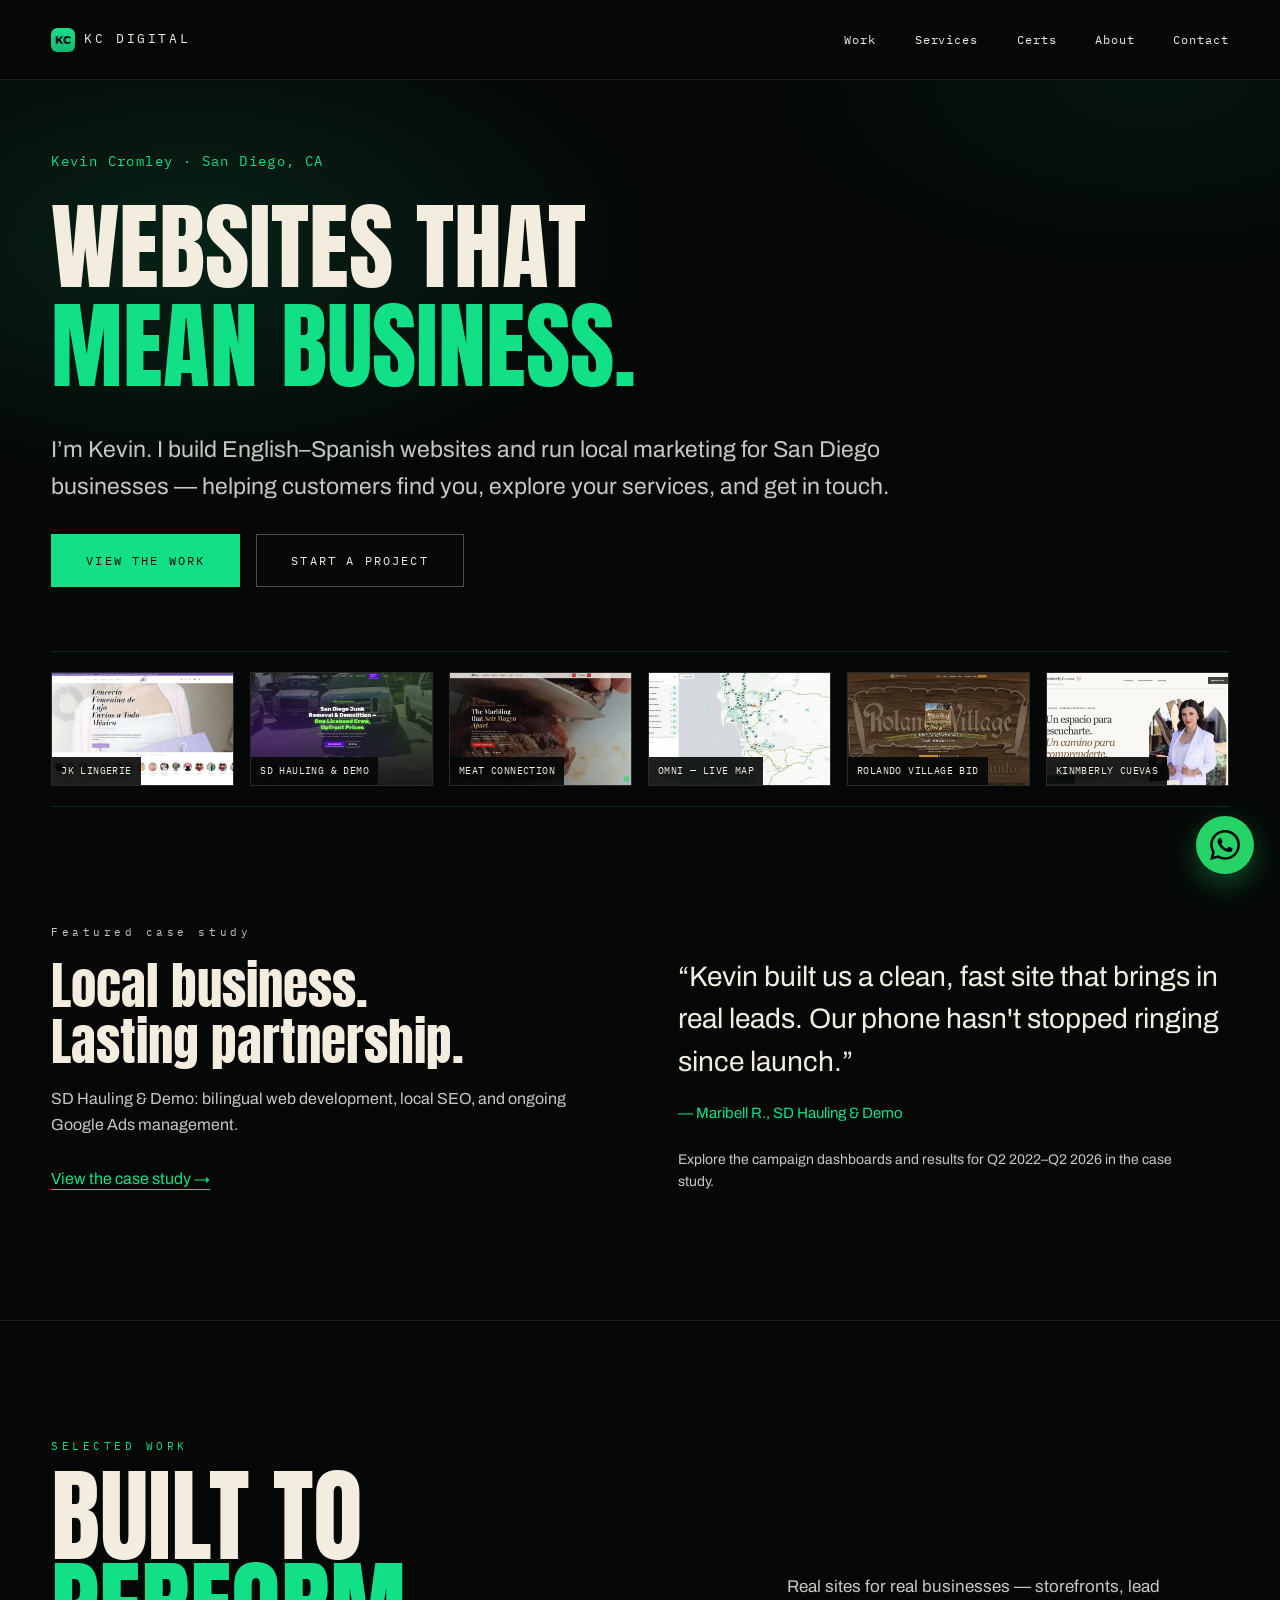
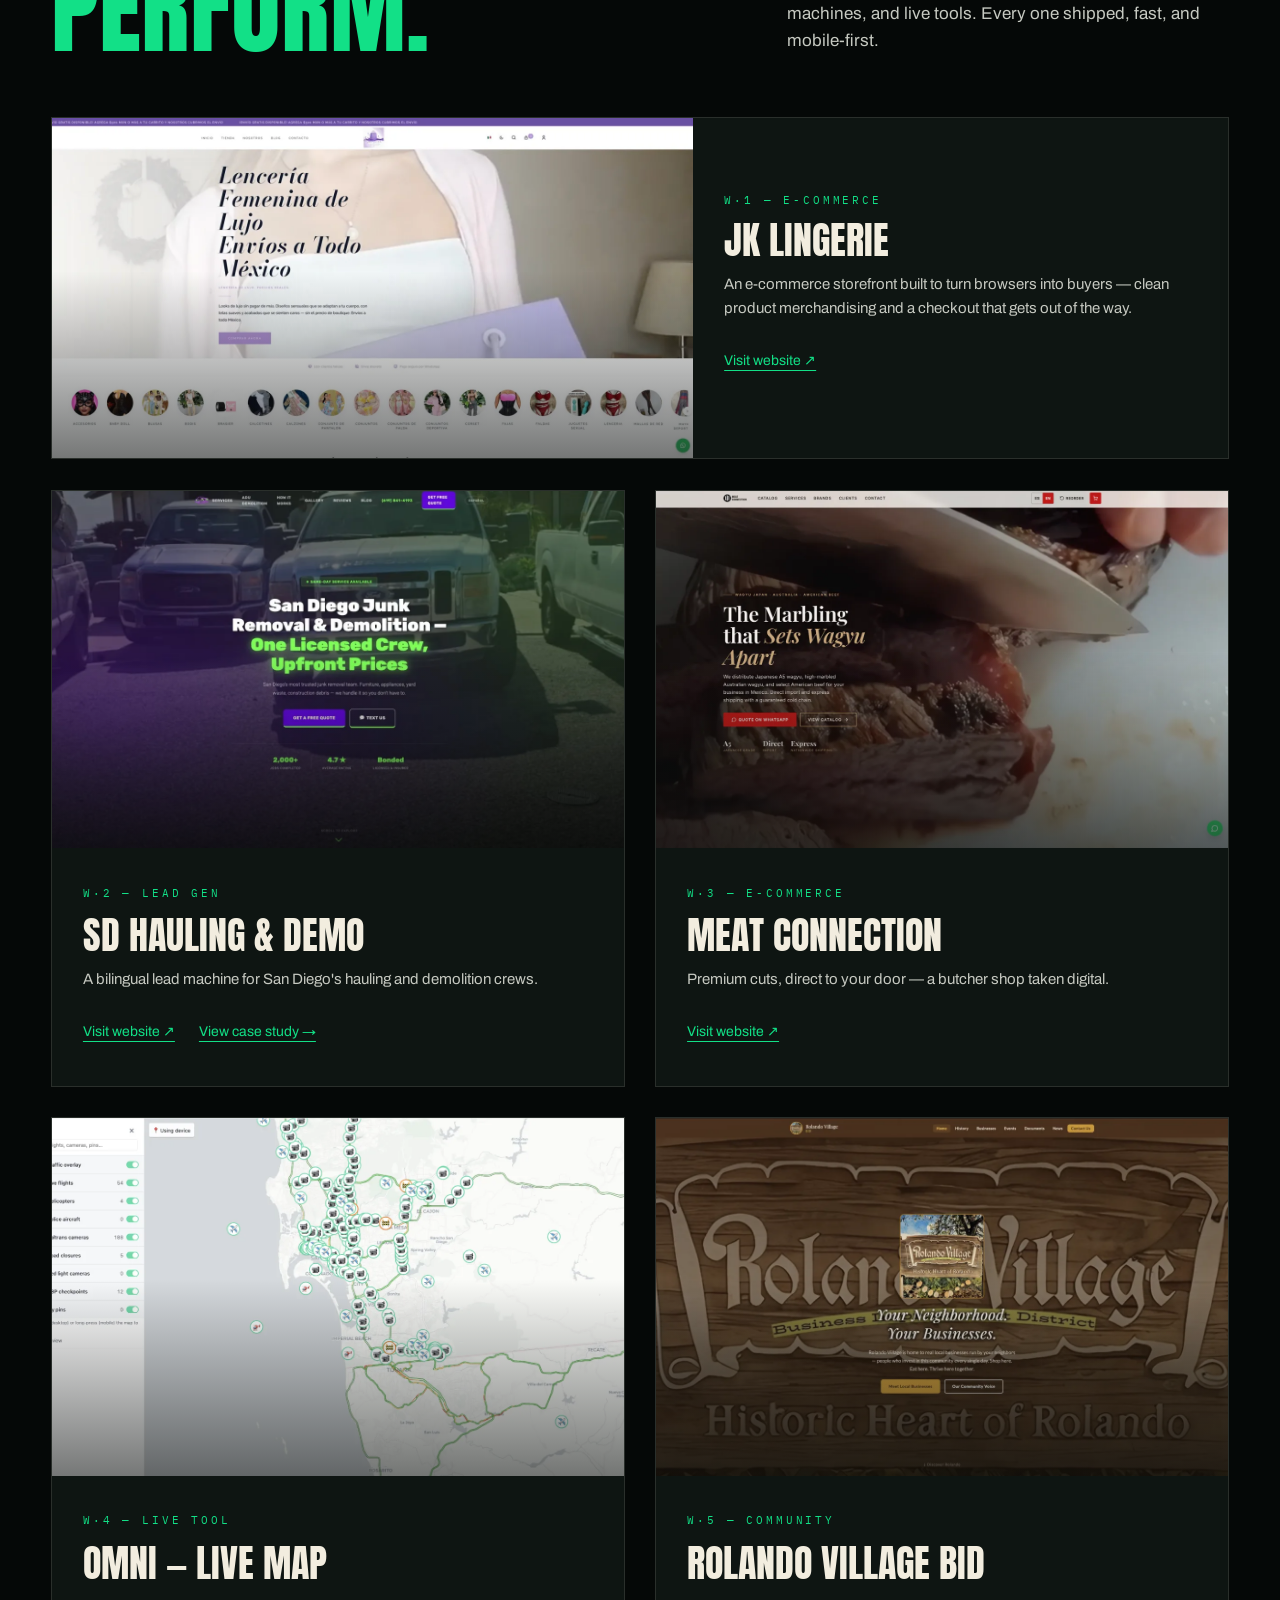
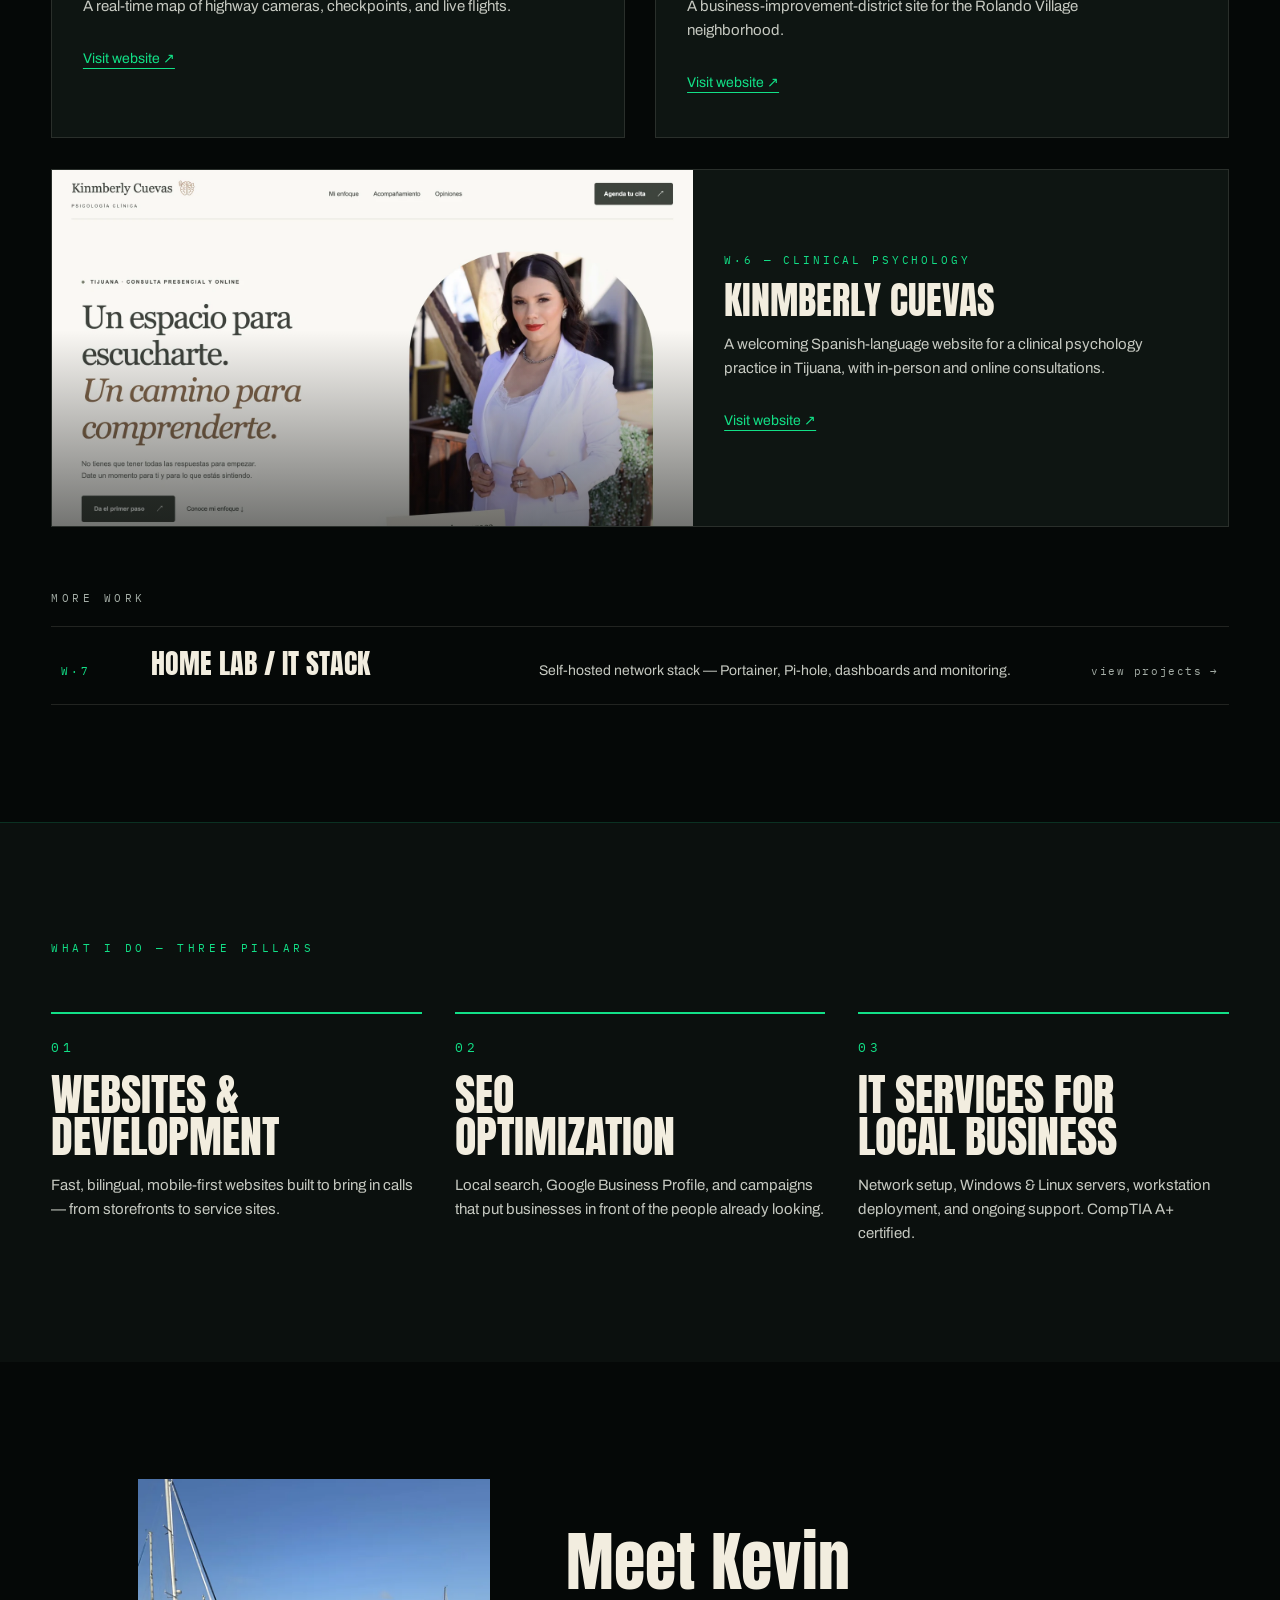
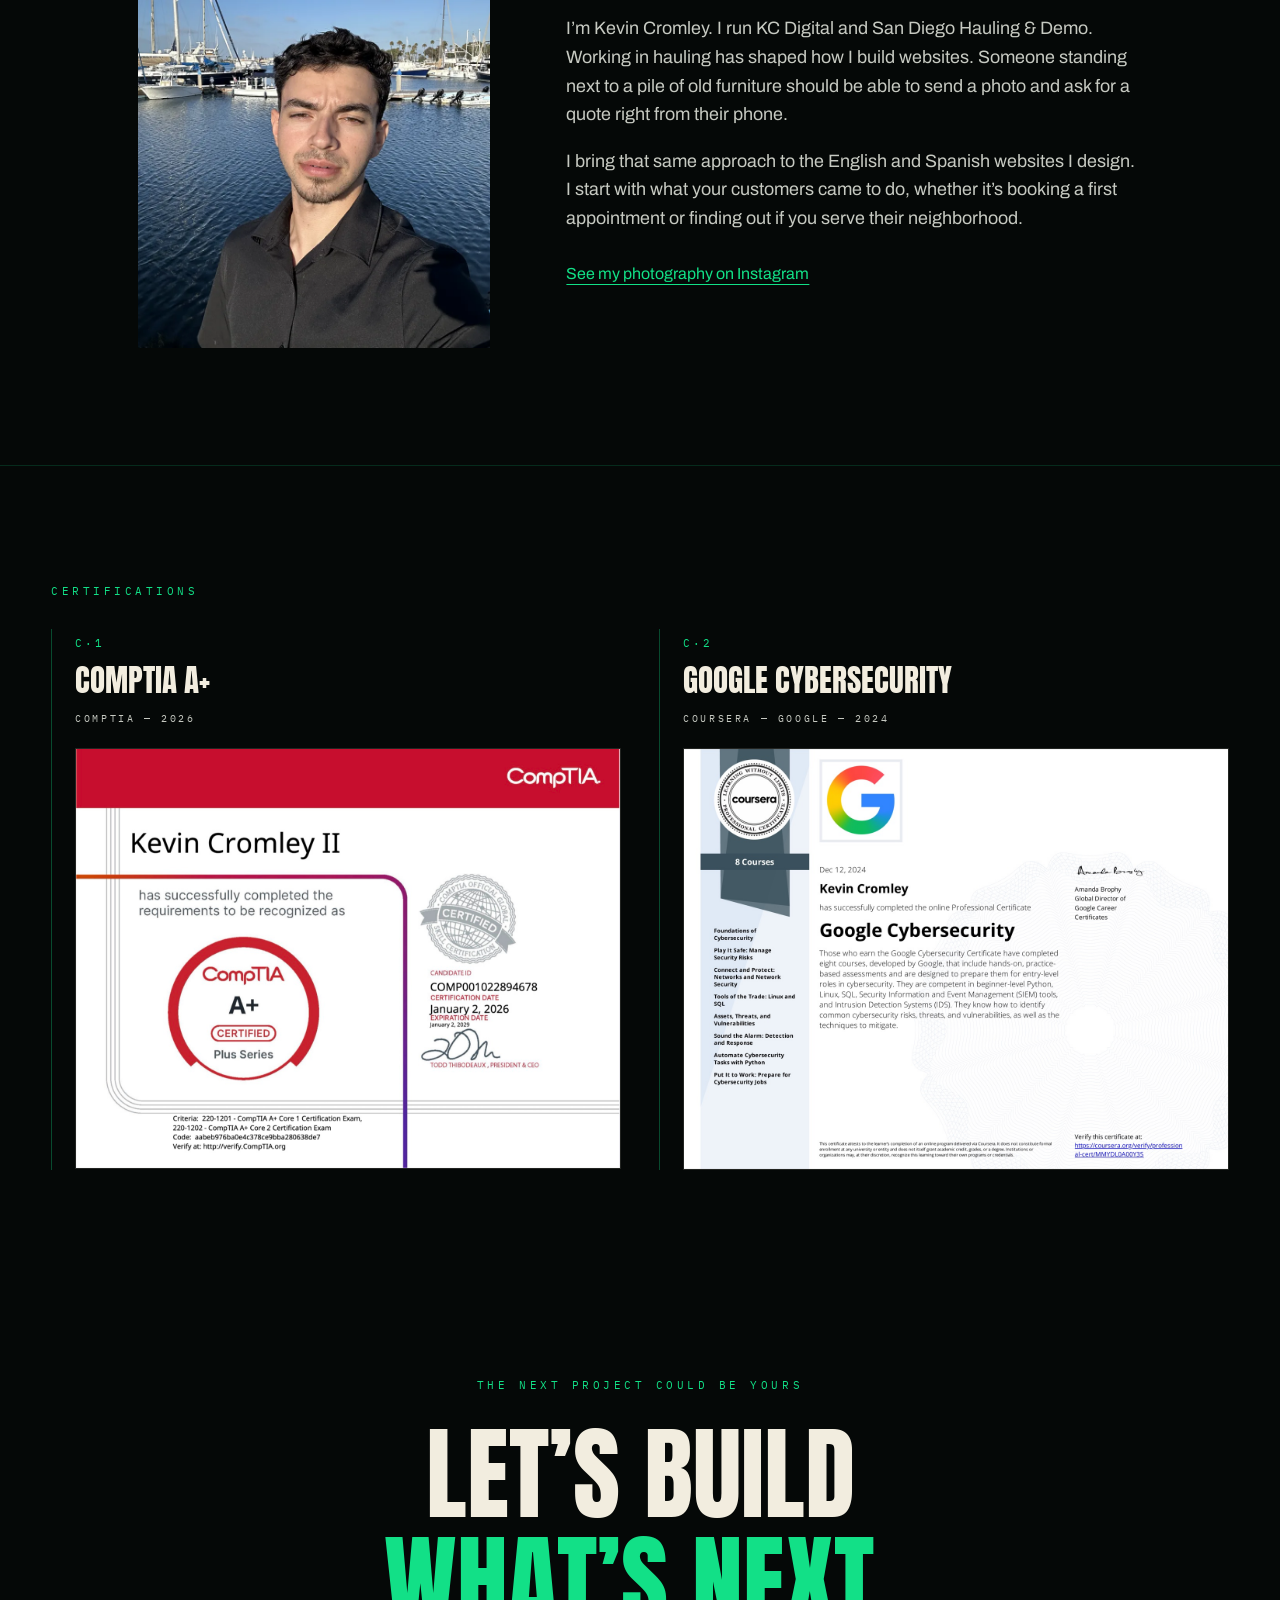
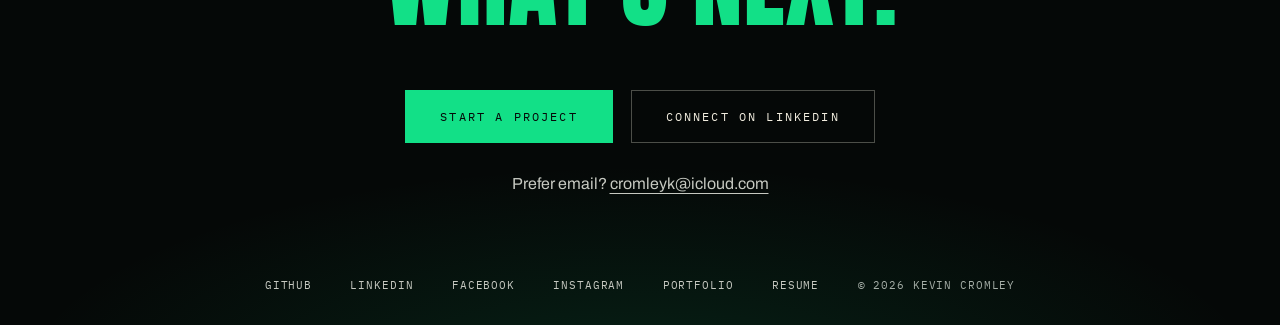
<file: index.html>
<!DOCTYPE html>
<html lang="en">
<head>
  <meta charset="UTF-8" />
  <meta name="facebook-domain-verification" content="fc518za5ipv9tnhqkh8ujfq3vqfgfv" />
  <meta name="viewport" content="width=device-width, initial-scale=1.0" />
  <title>Kevin Cromley — Design &amp; Marketing for Businesses</title>
  <meta name="description" content="Kevin Cromley designs and builds websites and marketing that bring businesses more customers. Web development, SEO, and IT services in San Diego." />
  <meta property="og:type" content="website" />
  <meta property="og:site_name" content="KC Digital" />
  <meta property="og:url" content="https://kcdigital.pro/" />
  <meta property="og:title" content="Kevin Cromley | KC Digital" />
  <meta property="og:description" content="+1 (619) 944-8759 · Bilingual websites, local SEO, Google Ads and IT support." />
  <meta property="og:image" content="https://kcdigital.pro/assets/kc-digital-business-card.png" />
  <meta property="og:image:type" content="image/png" />
  <meta property="og:image:width" content="1200" />
  <meta property="og:image:height" content="630" />
  <meta property="og:image:alt" content="Kevin Cromley, KC Digital in San Diego. Bilingual websites, local SEO, Google Ads and IT support. Call or WhatsApp +1 (619) 944-8759." />
  <meta name="twitter:card" content="summary_large_image" />
  <meta name="twitter:title" content="Kevin Cromley | KC Digital" />
  <meta name="twitter:description" content="+1 (619) 944-8759 · Bilingual websites, local SEO, Google Ads and IT support." />
  <meta name="twitter:image" content="https://kcdigital.pro/assets/kc-digital-business-card.png" />
  <meta name="twitter:image:alt" content="Kevin Cromley, KC Digital in San Diego. Bilingual websites, local SEO, Google Ads and IT support. Call or WhatsApp +1 (619) 944-8759." />
  <link rel="canonical" href="https://kcdigital.pro/" />
  <link rel="icon" type="image/png" href="/assets/favicon-32.png" />
  <link rel="preconnect" href="https://fonts.googleapis.com" />
  <link rel="preconnect" href="https://fonts.gstatic.com" crossorigin />
  <link href="https://fonts.googleapis.com/css2?family=Anton&family=Archivo:wght@400;500;600&family=IBM+Plex+Mono:wght@400;500&display=swap" rel="stylesheet" />

  <script type="application/ld+json">
  {
    "@context": "https://schema.org",
    "@graph": [
      {
        "@type": "Person",
        "@id": "https://kcdigital.pro/#kevin",
        "name": "Kevin Cromley",
        "url": "https://kcdigital.pro/",
        "jobTitle": "Web Developer & IT Technician",
        "description": "Web developer and IT technician in San Diego. Builds fast, bilingual, mobile-first websites, runs SEO campaigns, and provides IT services for local businesses. CompTIA A+ certified.",
        "email": "mailto:cromleyk@icloud.com",
        "telephone": "+1-619-944-8759",
        "knowsLanguage": ["en", "es"],
        "hasCredential": [
          { "@type": "EducationalOccupationalCredential", "name": "CompTIA A+", "credentialCategory": "certification", "recognizedBy": { "@type": "Organization", "name": "CompTIA" } },
          { "@type": "EducationalOccupationalCredential", "name": "Google Cybersecurity Professional Certificate", "credentialCategory": "certification", "recognizedBy": { "@type": "Organization", "name": "Google / Coursera" } }
        ],
        "sameAs": [ "https://github.com/BitByteKev", "https://www.linkedin.com/in/kevin-cromley-ii-6541a0319" ]
      },
      {
        "@type": "ProfessionalService",
        "@id": "https://kcdigital.pro/#kcdigital",
        "name": "KC Digital",
        "url": "https://kcdigital.pro/",
        "founder": { "@id": "https://kcdigital.pro/#kevin" },
        "telephone": "+1-619-944-8759",
        "email": "mailto:cromleyk@icloud.com",
        "areaServed": { "@type": "City", "name": "San Diego", "containedInPlace": { "@type": "State", "name": "California" } },
        "knowsLanguage": ["en", "es"],
        "sameAs": [ "https://www.facebook.com/profile.php?id=61593379472436", "https://www.instagram.com/photos.by.kev.c/" ],
        "hasOfferCatalog": {
          "@type": "OfferCatalog", "name": "Services",
          "itemListElement": [
            { "@type": "Offer", "itemOffered": { "@type": "Service", "name": "Website Design & Development" } },
            { "@type": "Offer", "itemOffered": { "@type": "Service", "name": "SEO Optimization" } },
            { "@type": "Offer", "itemOffered": { "@type": "Service", "name": "IT Services for Local Business" } }
          ]
        }
      }
    ]
  }
  </script>

  <link rel="stylesheet" href="assets/home-base.css" />
  <link rel="stylesheet" href="assets/refinements.css" />
<link rel="stylesheet" href="assets/navigation.css" />
</head>
<body>

  <!-- Header -->
  <header class="unified-header">
      <a class="unified-logo" href="index.html"><img src="assets/kc-digital-monogram.svg" alt="" />KC DIGITAL</a>
      <nav class="unified-nav" aria-label="Main navigation">
        <a href="index.html#work">Work</a>
        <a href="index.html#services">Services</a>
        <a href="index.html#credentials">Certs</a>
        <a href="#kevin">About</a>
        <a href="contact.html">Contact</a>
      </nav>
    </header>

  <main id="top">

    <!-- ══ HERO ══ -->
    <section class="hero" id="hero">
      <div class="hero-glow" aria-hidden="true"></div>
      <div class="hero-inner">
        <p class="hero-eyebrow mono">Kevin Cromley · San Diego, CA</p>
        <h1 class="hero-name">
          <span class="name-line"><span>Websites that</span></span>
          <span class="name-line accent"><span>mean business.</span></span>
        </h1>
        <p class="hero-sub">I’m Kevin. I build English–Spanish websites and run local marketing for San Diego businesses — helping customers find you, explore your services, and get in touch.</p>
        <div class="hero-actions">
          <a class="btn btn-solid" href="#work">View the work</a>
          <a class="btn btn-ghost" href="contact.html">Start a project</a>
        </div>
      </div>

      <div class="scroll-cue mono" aria-hidden="true"><span>SCROLL</span><span class="cue-line"></span></div>

      <!-- work ribbon: the projects ARE the hero visual -->
      <div class="ribbon" aria-label="Selected project previews">
        <div class="ribbon-track">
          <a class="ribbon-item" href="#work"><img src="assets/jk.webp" alt="" /><span>JK LINGERIE</span></a>
          <a class="ribbon-item" href="#work"><img src="assets/sdhd.webp" alt="" /><span>SD HAULING &amp; DEMO</span></a>
          <a class="ribbon-item" href="#work"><img src="assets/wagyu.webp" alt="" /><span>MEAT CONNECTION</span></a>
          <a class="ribbon-item" href="#work"><img src="assets/Omni.webp" alt="" /><span>OMNI — LIVE MAP</span></a>
          <a class="ribbon-item" href="#work"><img src="assets/rolando.webp" alt="" /><span>ROLANDO VILLAGE BID</span></a>
          <a class="ribbon-item" href="#work"><img src="assets/kinmberly-cuevas.webp" alt="" /><span>KINMBERLY CUEVAS</span></a>
        </div>
      </div>
    </section>

    <section class="proof wrap" aria-labelledby="proof-heading">
      <div><p class="section-eyebrow mono">Featured case study</p>
        <h2 id="proof-heading">Local business.<br>Lasting partnership.</h2>
        <p>SD Hauling &amp; Demo: bilingual web development, local SEO, and ongoing Google Ads management.</p>
        <a class="text-link" href="case-study-sdhd.html">View the case study →</a>
      </div>
      <div><blockquote>“Kevin built us a clean, fast site that brings in real leads. Our phone hasn't stopped ringing since launch.”</blockquote>
        <p class="proof-source">— Maribell R., SD Hauling &amp; Demo</p>
        <p class="proof-context">Explore the campaign dashboards and results for Q2 2022–Q2 2026 in the case study.</p>
      </div>
    </section>

    <!-- ══ SELECTED WORK ══ -->
    <section class="wrap" id="work">
      <div class="work-head">
        <div>
          <p class="section-eyebrow mono">SELECTED WORK</p>
          <h2 class="work-heading">Built to<br /><span class="accent">perform.</span></h2>
        </div>
        <p class="work-lead">Real sites for real businesses — storefronts, lead machines, and live tools. Every one shipped, fast, and mobile-first.</p>
      </div>

      <div class="work-grid">
        <article class="pcard wide reveal">
          <div class="pcard-media"><img src="assets/jk.webp" alt="JK Lingerie e-commerce storefront designed by Kevin Cromley" loading="lazy" /></div>
          <div class="pcard-body">
            <span class="pcard-idx">W·1 — E-COMMERCE</span>
            <h3 class="pcard-title">JK Lingerie</h3>
            <p class="pcard-pitch">An e-commerce storefront built to turn browsers into buyers — clean product merchandising and a checkout that gets out of the way.</p>
            <div class="project-links"><a href="https://www.jklingerie.com" target="_blank" rel="noopener">Visit website ↗</a></div>
          </div>
        </article>

        <article class="pcard reveal">
          <div class="pcard-media"><img src="assets/sdhd.webp" alt="SD Hauling and Demo bilingual lead-generation website" loading="lazy" /></div>
          <div class="pcard-body">
            <span class="pcard-idx">W·2 — LEAD GEN</span>
            <h3 class="pcard-title">SD Hauling &amp; Demo</h3>
            <p class="pcard-pitch">A bilingual lead machine for San Diego's hauling and demolition crews.</p>
            <div class="project-links"><a href="https://www.sdhaulinganddemo.com" target="_blank" rel="noopener">Visit website ↗</a> <a href="case-study-sdhd.html">View case study →</a></div>
          </div>
        </article>

        <article class="pcard reveal">
          <div class="pcard-media"><img src="assets/wagyu.webp" alt="Meat Connection butcher shop e-commerce site" loading="lazy" /></div>
          <div class="pcard-body">
            <span class="pcard-idx">W·3 — E-COMMERCE</span>
            <h3 class="pcard-title">Meat Connection</h3>
            <p class="pcard-pitch">Premium cuts, direct to your door — a butcher shop taken digital.</p>
            <div class="project-links"><a href="https://meat-connection.vercel.app" target="_blank" rel="noopener">Visit website ↗</a></div>
          </div>
        </article>

        <article class="pcard reveal">
          <div class="pcard-media"><img src="assets/Omni.webp" alt="Omni live map of highway cameras, checkpoints and flights" loading="lazy" /></div>
          <div class="pcard-body">
            <span class="pcard-idx">W·4 — LIVE TOOL</span>
            <h3 class="pcard-title">Omni — Live Map</h3>
            <p class="pcard-pitch">A real-time map of highway cameras, checkpoints, and live flights.</p>
            <div class="project-links"><a href="https://www.omniscients.net" target="_blank" rel="noopener">Visit website ↗</a></div>
          </div>
        </article>

        <article class="pcard reveal">
          <div class="pcard-media"><img src="assets/rolando.webp" alt="Rolando Village Business Improvement District website" loading="lazy" /></div>
          <div class="pcard-body">
            <span class="pcard-idx">W·5 — COMMUNITY</span>
            <h3 class="pcard-title">Rolando Village BID</h3>
            <p class="pcard-pitch">A business-improvement-district site for the Rolando Village neighborhood.</p>
            <div class="project-links"><a href="https://rolandovillagebid.com" target="_blank" rel="noopener">Visit website ↗</a></div>
          </div>
        </article>

        <article class="pcard wide reveal">
          <div class="pcard-media"><img src="assets/kinmberly-cuevas.webp" alt="Kinmberly Cuevas clinical psychology website" loading="lazy" /></div>
          <div class="pcard-body">
            <span class="pcard-idx">W·6 — CLINICAL PSYCHOLOGY</span>
            <h3 class="pcard-title">Kinmberly Cuevas</h3>
            <p class="pcard-pitch">A welcoming Spanish-language website for a clinical psychology practice in Tijuana, with in-person and online consultations.</p>
            <div class="project-links"><a href="https://kinmberlycuevas.com" target="_blank" rel="noopener">Visit website ↗</a></div>
          </div>
        </article>
      </div>

      <div class="work-index">
        <p class="index-label">MORE WORK</p>
        <a class="index-row reveal" href="projects.html">
          <span class="row-idx">W·7</span>
          <span class="row-title">Home Lab / IT Stack</span>
          <span class="row-note">Self-hosted network stack — Portainer, Pi-hole, dashboards and monitoring.</span>
          <span class="row-url">view projects <span class="pcard-arrow">→</span></span>
        </a>
      </div>
    </section>

    <!-- ══ SERVICES ══ -->
    <section class="services" id="services">
      <div class="wrap">
        <p class="section-eyebrow mono">WHAT I DO — THREE PILLARS</p>
        <div class="pillars-grid">
          <div class="pillar reveal">
            <span class="pillar-idx">01</span>
            <h3 class="pillar-title">Websites &amp;<br />Development</h3>
            <p class="pillar-body">Fast, bilingual, mobile-first websites built to bring in calls — from storefronts to service sites.</p>
          </div>
          <div class="pillar reveal">
            <span class="pillar-idx">02</span>
            <h3 class="pillar-title">SEO<br />Optimization</h3>
            <p class="pillar-body">Local search, Google Business Profile, and campaigns that put businesses in front of the people already looking.</p>
          </div>
          <div class="pillar reveal">
            <span class="pillar-idx">03</span>
            <h3 class="pillar-title">IT Services for<br />Local Business</h3>
            <p class="pillar-body">Network setup, Windows &amp; Linux servers, workstation deployment, and ongoing support. CompTIA A+ certified.</p>
          </div>
        </div>
      </div>
    </section>

    <section class="meet-kevin wrap" id="kevin" aria-labelledby="meet-kevin-heading">
      <img class="meet-kevin-portrait" src="assets/kevin-portrait.webp" width="768" height="1024" alt="Kevin Cromley at the marina" loading="lazy" decoding="async" />
      <div>
        <h2 id="meet-kevin-heading">Meet Kevin</h2>
        <p>I’m Kevin Cromley. I run KC Digital and San Diego Hauling &amp; Demo. Working in hauling has shaped how I build websites. Someone standing next to a pile of old furniture should be able to send a photo and ask for a quote right from their phone.</p>
        <p>I bring that same approach to the English and Spanish websites I design. I start with what your customers came to do, whether it’s booking a first appointment or finding out if you serve their neighborhood.</p>
        <a class="text-link" href="https://www.instagram.com/photos.by.kev.c/">See my photography on Instagram</a>
      </div>
    </section>

    <!-- ══ CREDENTIALS ══ -->
    <section class="creds" id="credentials">
      <div class="wrap">
        <p class="section-eyebrow mono">CERTIFICATIONS</p>
        <div class="creds-grid">
          <div class="cred reveal">
            <span class="cred-idx">C·1</span>
            <h3 class="cred-title">CompTIA A+</h3>
            <span class="cred-issuer">COMPTIA — 2026</span>
            <figure class="cred-img"><img src="cinematic/certs/comptia.jpg" alt="CompTIA A+ certificate awarded to Kevin Cromley II" loading="lazy" /></figure>
          </div>
          <div class="cred reveal">
            <span class="cred-idx">C·2</span>
            <h3 class="cred-title">Google Cybersecurity</h3>
            <span class="cred-issuer">COURSERA — GOOGLE — 2024</span>
            <figure class="cred-img"><img src="cinematic/certs/google-cybersecurity.jpg" alt="Google Cybersecurity Professional Certificate awarded to Kevin Cromley" loading="lazy" /></figure>
          </div>
        </div>
      </div>
    </section>

    <!-- ══ FINALE ══ -->
    <section class="finale" id="contact">
      <p class="section-eyebrow mono">THE NEXT PROJECT COULD BE YOURS</p>
      <h2 class="finale-name">
        <span>Let’s build</span>
        <span class="accent">what’s next.</span>
      </h2>
      <div class="finale-actions">
        <a class="btn btn-solid" href="contact.html">Start a project</a>
        <a class="btn btn-ghost" href="https://www.linkedin.com/in/kevin-cromley-ii-6541a0319" target="_blank" rel="noopener">Connect on LinkedIn</a>
      </div>
      <p class="direct-email">Prefer email? <a href="mailto:cromleyk@icloud.com">cromleyk@icloud.com</a></p>
      <footer class="site-foot">
        <a href="https://github.com/BitByteKev" target="_blank" rel="noopener">GITHUB</a>
        <a href="https://www.linkedin.com/in/kevin-cromley-ii-6541a0319" target="_blank" rel="noopener">LINKEDIN</a>
        <a href="https://www.facebook.com/profile.php?id=61593379472436" target="_blank" rel="noopener">FACEBOOK</a>
        <a href="https://www.instagram.com/photos.by.kev.c/" target="_blank" rel="noopener">INSTAGRAM</a>
        <a href="portfolio.html">PORTFOLIO</a>
        <a href="resume.html">RESUME</a>
        <span>© 2026 KEVIN CROMLEY</span>
      </footer>
    </section>

  </main>

  <!-- WhatsApp -->
  <a class="wa-fab" href="https://wa.me/16199448759" target="_blank" rel="noopener" aria-label="Text Kevin on WhatsApp">
    <svg viewBox="0 0 24 24" xmlns="http://www.w3.org/2000/svg" aria-hidden="true"><path d="M17.472 14.382c-.297-.149-1.758-.867-2.03-.967-.273-.099-.471-.148-.67.15-.197.297-.767.966-.94 1.164-.173.199-.347.223-.644.075-.297-.15-1.255-.463-2.39-1.475-.883-.788-1.48-1.761-1.653-2.059-.173-.297-.018-.458.13-.606.134-.133.297-.347.446-.52.149-.174.198-.298.298-.497.099-.198.05-.371-.025-.52-.075-.149-.669-1.612-.916-2.207-.242-.579-.487-.5-.669-.51-.173-.008-.371-.01-.57-.01-.198 0-.52.074-.792.372-.272.297-1.04 1.016-1.04 2.479 0 1.462 1.065 2.875 1.213 3.074.149.198 2.096 3.2 5.077 4.487.709.306 1.262.489 1.694.625.712.227 1.36.195 1.871.118.571-.085 1.758-.719 2.006-1.413.248-.694.248-1.289.173-1.413-.074-.124-.272-.198-.57-.347m-5.421 7.403h-.004a9.87 9.87 0 01-5.031-1.378l-.361-.214-3.741.982.998-3.648-.235-.374a9.86 9.86 0 01-1.51-5.26c.001-5.45 4.436-9.884 9.888-9.884 2.64 0 5.122 1.03 6.988 2.898a9.825 9.825 0 012.893 6.994c-.003 5.45-4.437 9.884-9.885 9.884m8.413-18.297A11.815 11.815 0 0012.05 0C5.495 0 .16 5.335.157 11.892c0 2.096.547 4.142 1.588 5.945L.057 24l6.305-1.654a11.882 11.882 0 005.683 1.448h.005c6.554 0 11.89-5.335 11.893-11.893a11.821 11.821 0 00-3.48-8.413z"/></svg>
  </a>




</body>
</html>
</file>
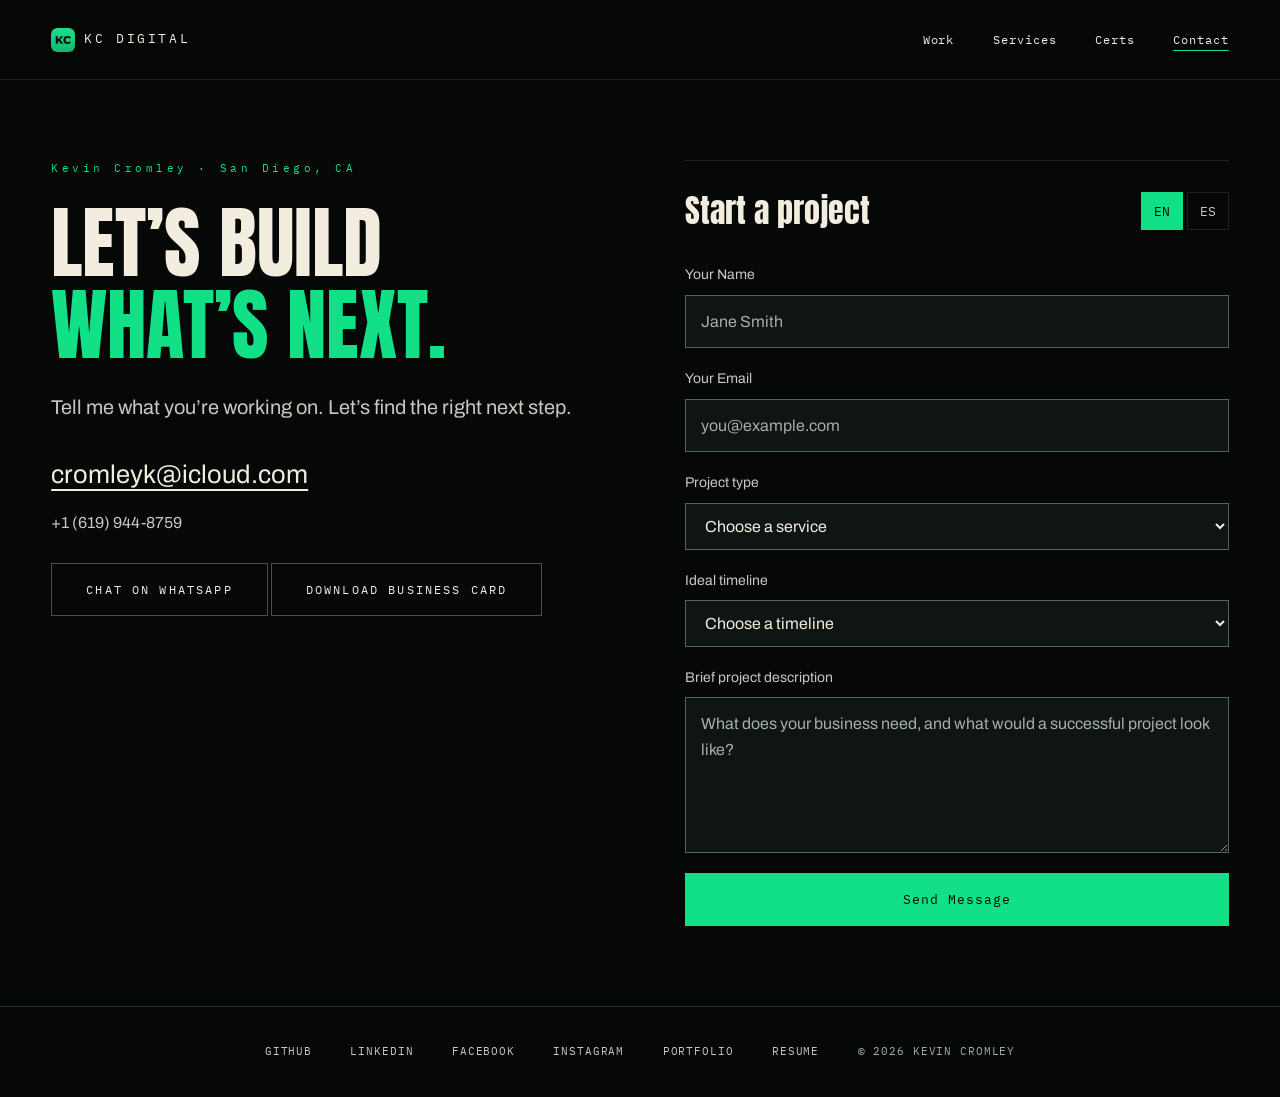
<file: contact.html>
<!DOCTYPE html>
<html lang="en">
  <head>
    <meta charset="utf-8" />
    <meta
      name="viewport"
      content="width=device-width, initial-scale=1, shrink-to-fit=no"
    />

    <meta name="description" content="Start a project with Kevin Cromley. Bilingual websites, local marketing, and IT services for San Diego businesses." />
    <meta name="keywords" content="Kevin Cromley contact, hire IT technician, web developer for hire, entry-level IT" />
    <meta name="author" content="Kevin Cromley" />
    <title>Contact — Kevin Cromley</title>
    <link rel="canonical" href="https://kcdigital.pro/contact.html" />
    <meta property="og:type" content="website" />
    <meta property="og:site_name" content="KC Digital" />
    <meta property="og:url" content="https://kcdigital.pro/contact.html" />
    <meta property="og:title" content="Contact Kevin Cromley | KC Digital" />
    <meta property="og:description" content="+1 (619) 944-8759 · Bilingual websites, local SEO, Google Ads and IT support." />
    <meta property="og:image" content="https://kcdigital.pro/assets/kc-digital-business-card.png" />
    <meta property="og:image:type" content="image/png" />
    <meta property="og:image:width" content="1200" />
    <meta property="og:image:height" content="630" />
    <meta property="og:image:alt" content="Kevin Cromley, KC Digital in San Diego. Bilingual websites, local SEO, Google Ads and IT support. Call or WhatsApp +1 (619) 944-8759." />
    <meta name="twitter:card" content="summary_large_image" />
    <meta name="twitter:title" content="Contact Kevin Cromley | KC Digital" />
    <meta name="twitter:description" content="+1 (619) 944-8759 · Bilingual websites, local SEO, Google Ads and IT support." />
    <meta name="twitter:image" content="https://kcdigital.pro/assets/kc-digital-business-card.png" />
    <meta name="twitter:image:alt" content="Kevin Cromley, KC Digital in San Diego. Bilingual websites, local SEO, Google Ads and IT support. Call or WhatsApp +1 (619) 944-8759." />
    <link rel="icon" type="image/png" href="/assets/favicon-32.png" />
    <!-- Tailwind -->

    <!-- Three.js -->

    <!-- GSAP -->


    <!-- Translations -->
    <script src="assets/translations.js" defer></script>
    <!-- Custom JS -->
    <script src="assets/scripts.js" defer></script>
    <!-- Core CSS -->
    <link rel="stylesheet" href="assets/home-base.css" />
    <link rel="stylesheet" href="assets/refinements.css" />
    <!-- Google tag (gtag.js) -->
    <script async src="https://www.googletagmanager.com/gtag/js?id=G-J76WFEWYQ2"></script>
    <script>
      window.dataLayer = window.dataLayer || [];
      function gtag(){dataLayer.push(arguments);}
      gtag('js', new Date());

      gtag('config', 'G-J76WFEWYQ2');
    </script>
      <link href="https://fonts.googleapis.com/css2?family=Anton&family=Archivo:wght@400;500;600&family=IBM+Plex+Mono:wght@400;500&display=swap" rel="stylesheet" />
    <link rel="stylesheet" href="assets/contact.css" />
  <link rel="stylesheet" href="assets/navigation.css" />
</head>

  <body class="brand-page contact-page">
<header class="unified-header">
      <a class="unified-logo" href="index.html"><img src="assets/kc-digital-monogram.svg" alt="" />KC DIGITAL</a>
      <nav class="unified-nav" aria-label="Main navigation">
        <a href="index.html#work">Work</a>
        <a href="index.html#services">Services</a>
        <a href="index.html#credentials">Certs</a>
        <a href="contact.html" aria-current="page">Contact</a>
      </nav>
    </header>
<main class="contact-main">
  <div class="contact-intro">
    <p class="section-eyebrow mono">Kevin Cromley · San Diego, CA</p>
    <h1>Let’s build<br><span>what’s next.</span></h1>
    <p class="contact-lead" data-i18n="contact.subheading">Tell me what you’re working on. Let’s find the right next step.</p>
    <a class="contact-email" href="mailto:cromleyk@icloud.com">cromleyk@icloud.com</a>
    <a class="contact-phone" href="tel:+16199448759">+1 (619) 944-8759</a>
    <a class="btn btn-ghost" href="https://wa.me/16199448759" target="_blank" rel="noopener" data-i18n="contact.whatsapp">Chat on WhatsApp</a>
    <a class="btn btn-ghost" href="assets/kc-digital-business-card.png" download="KC-Digital-Business-Card.png" data-i18n="contact.downloadCard">Download business card</a>
  </div>
  <section class="enquiry" aria-labelledby="enquiry-title">
    <div class="enquiry-heading">
      <h2 id="enquiry-title" data-i18n="contact.heading">Start a project</h2>
      <div class="lang-switcher" role="group" aria-label="Language">
        <button type="button" class="lang-btn" data-lang="en" aria-pressed="false" aria-label="English">EN</button>
        <button type="button" class="lang-btn" data-lang="es" aria-pressed="false" aria-label="Español">ES</button>
      </div>
    </div>
<form
        action="https://formspree.io/f/mzdypqna"
        method="POST"

      >
        <div>
          <label for="contact-name"  data-i18n="contact.name">Your Name</label>
          <input type="text" name="name" autocomplete="name" id="contact-name" placeholder="Jane Smith" data-i18n-placeholder="contact.namePh" required />
        </div>
        <div>
          <label for="contact-email"  data-i18n="contact.email">Your Email</label>
          <input type="email" name="email" autocomplete="email" id="contact-email" placeholder="you@example.com" data-i18n-placeholder="contact.emailPh" required />
        </div>
        <div>
          <label for="project-type" data-i18n="contact.projectType">Project type</label>
          <select name="project_type" id="project-type" required>
            <option value="" data-i18n="contact.choose">Choose a service</option>
            <option value="website" data-i18n="contact.website">Website design or development</option>
            <option value="marketing" data-i18n="contact.marketing">SEO or local marketing</option>
            <option value="it" data-i18n="contact.it">IT services</option>
            <option value="other" data-i18n="contact.other">Something else</option>
          </select>
        </div>
        <div>
          <label for="project-timeline" data-i18n="contact.timeline">Ideal timeline</label>
          <select name="timeline" id="project-timeline" required>
            <option value="" data-i18n="contact.chooseTimeline">Choose a timeline</option>
            <option value="month" data-i18n="contact.month">Within a month</option>
            <option value="quarter" data-i18n="contact.quarter">Within 1–3 months</option>
            <option value="flexible" data-i18n="contact.flexible">Flexible / exploring options</option>
          </select>
        </div>
        <div>
          <label for="contact-message"  data-i18n="contact.message">Brief project description</label>
          <textarea name="message" id="contact-message" rows="5" placeholder="What does your business need, and what would a successful project look like?" data-i18n-placeholder="contact.messagePh" required style="max-width:100%;resize:vertical;"></textarea>
        </div>
        <button
          type="submit"

          data-i18n="contact.send"
        >
          Send Message
        </button>
      </form>
  </section>
</main>
<footer class="site-foot">
        <a href="https://github.com/BitByteKev" target="_blank" rel="noopener">GITHUB</a>
        <a href="https://www.linkedin.com/in/kevin-cromley-ii-6541a0319" target="_blank" rel="noopener">LINKEDIN</a>
        <a href="https://www.facebook.com/profile.php?id=61593379472436" target="_blank" rel="noopener">FACEBOOK</a>
        <a href="https://www.instagram.com/photos.by.kev.c/" target="_blank" rel="noopener">INSTAGRAM</a>
        <a href="portfolio.html">PORTFOLIO</a>
        <a href="resume.html">RESUME</a>
        <span>© 2026 KEVIN CROMLEY</span>
      </footer>
</body>
</html>
</file>
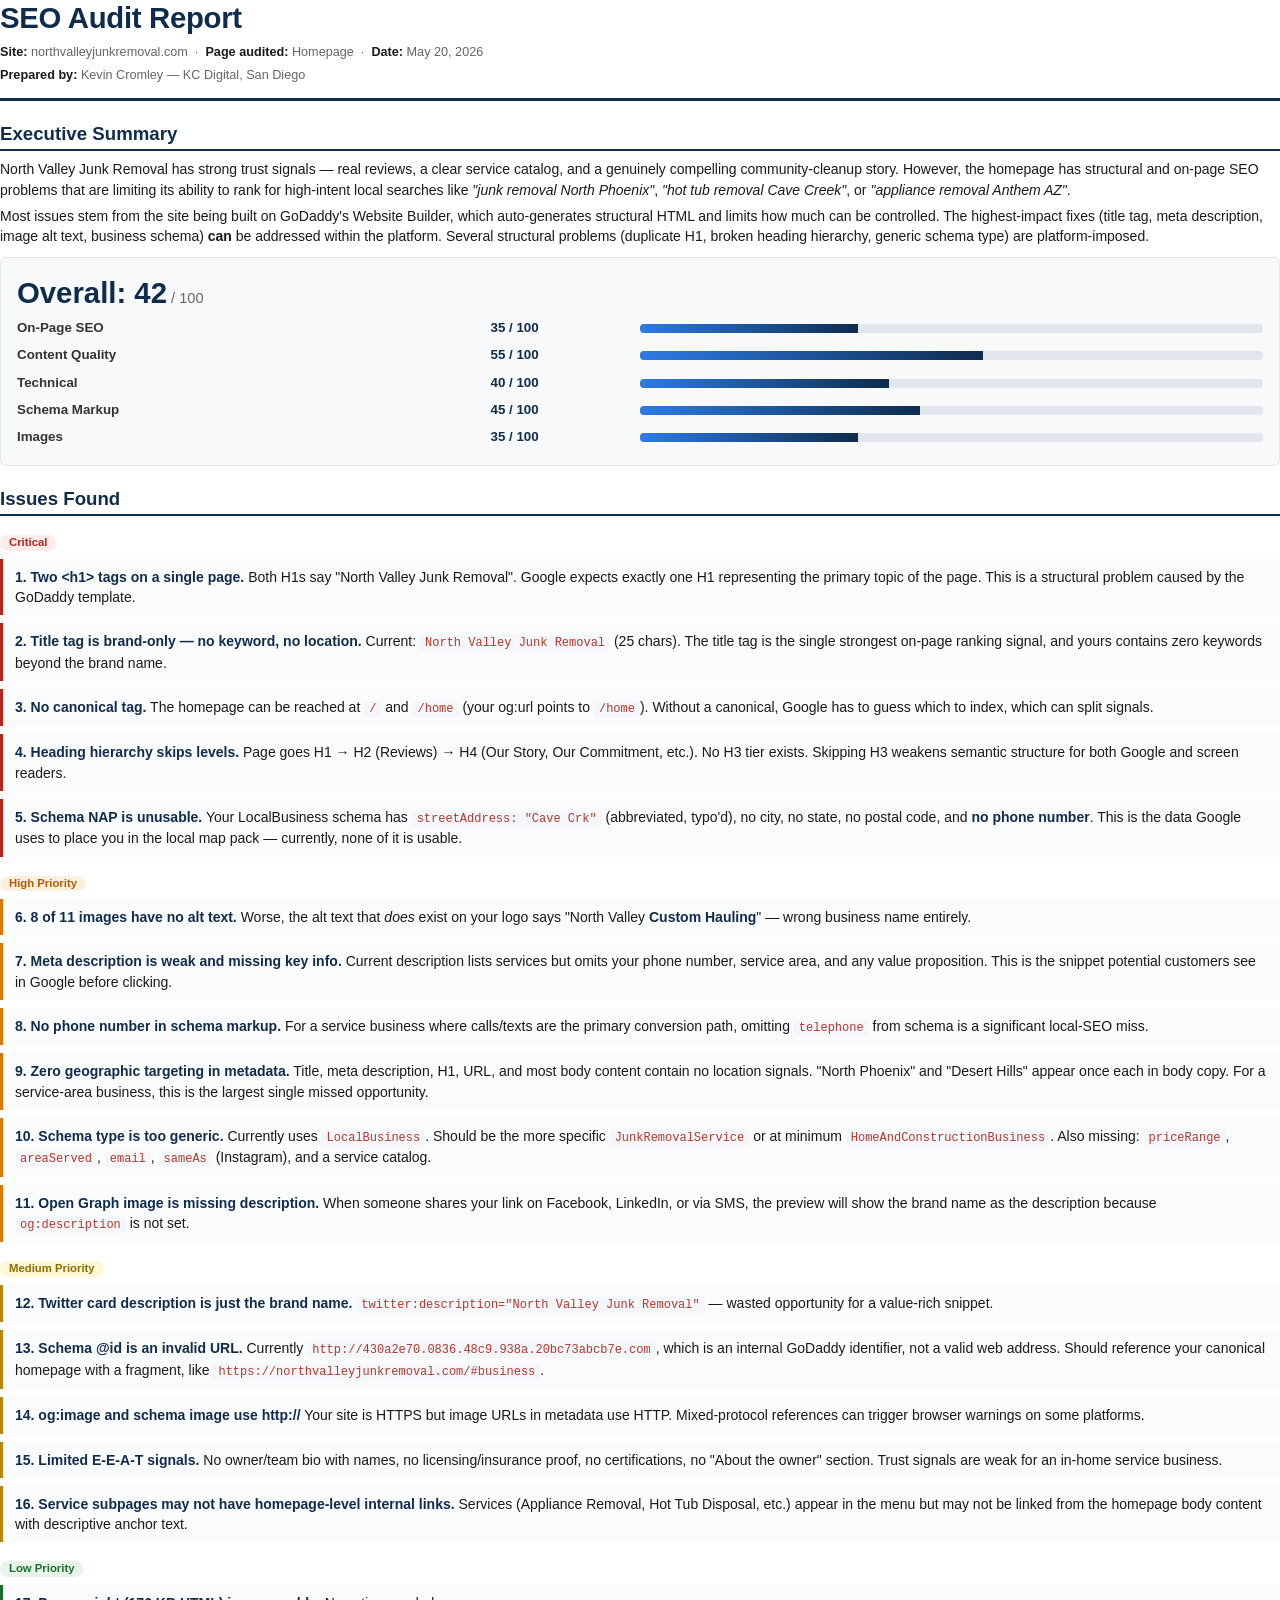
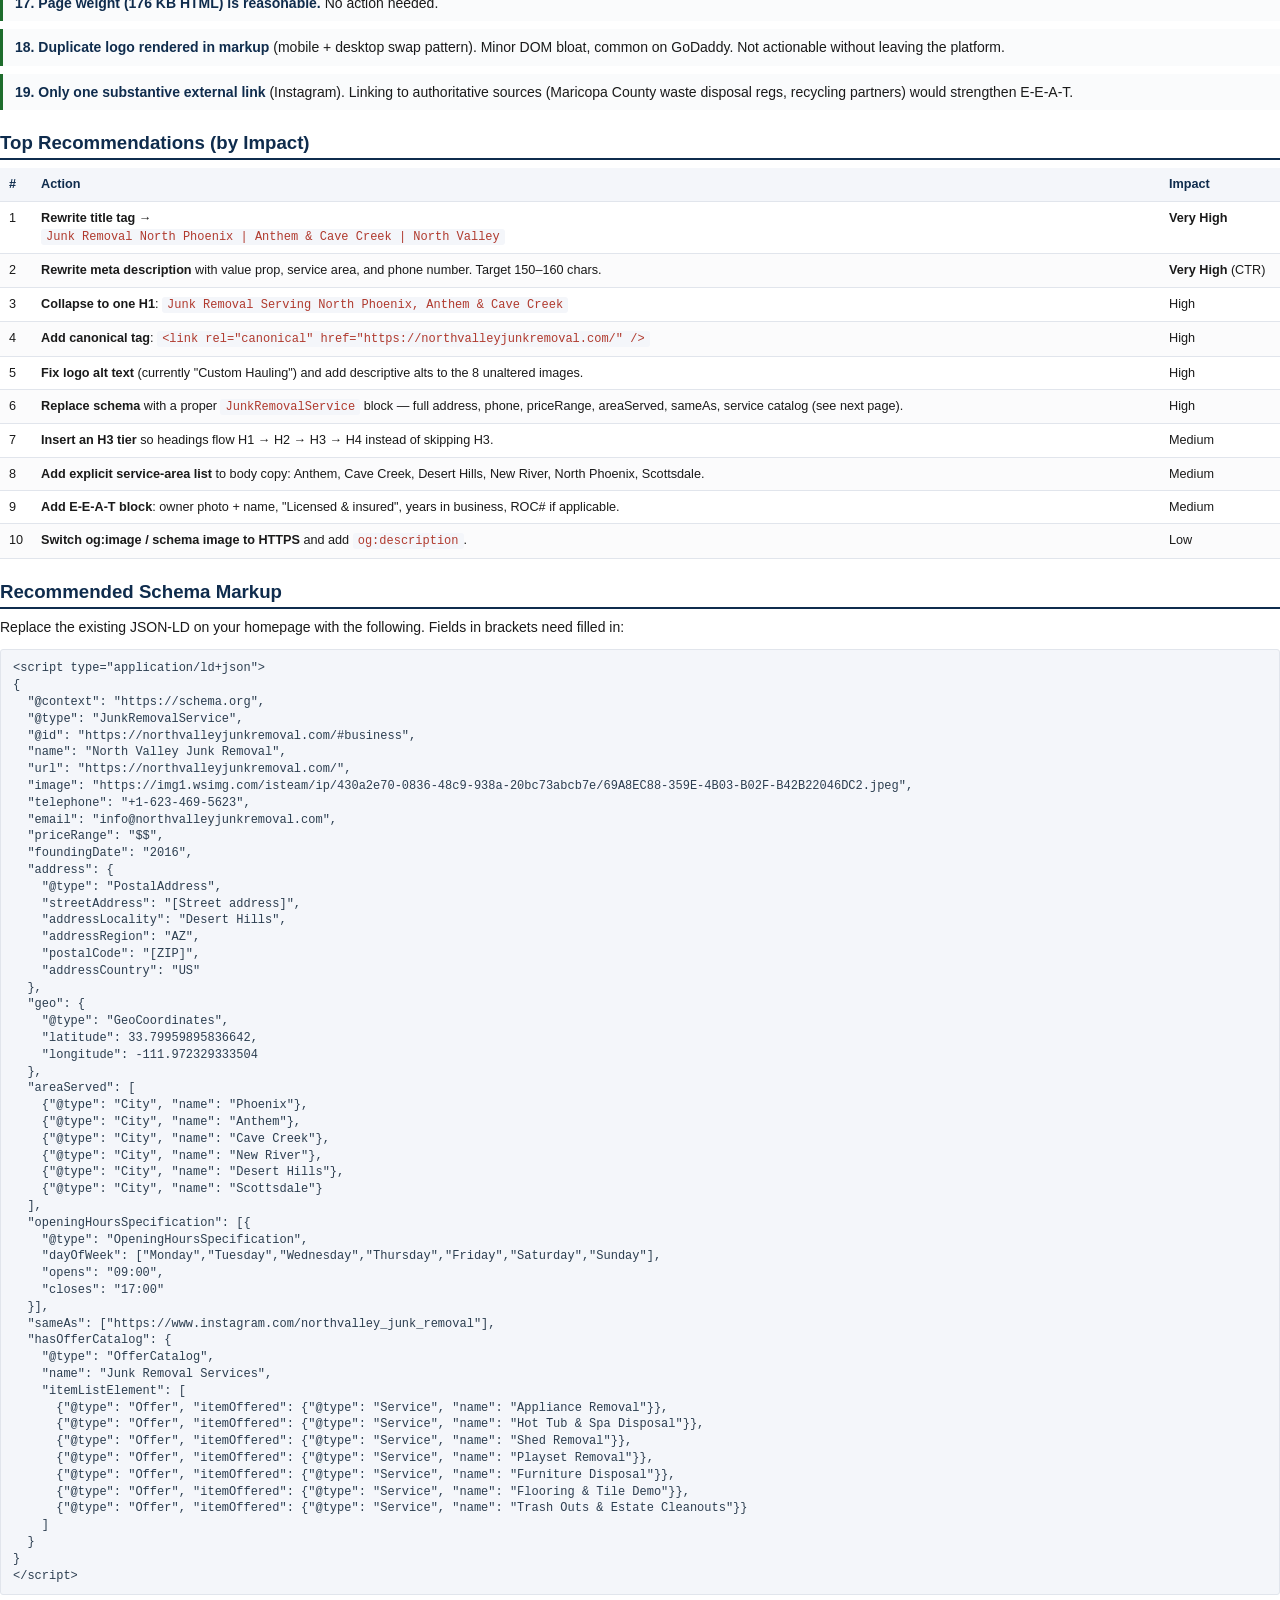
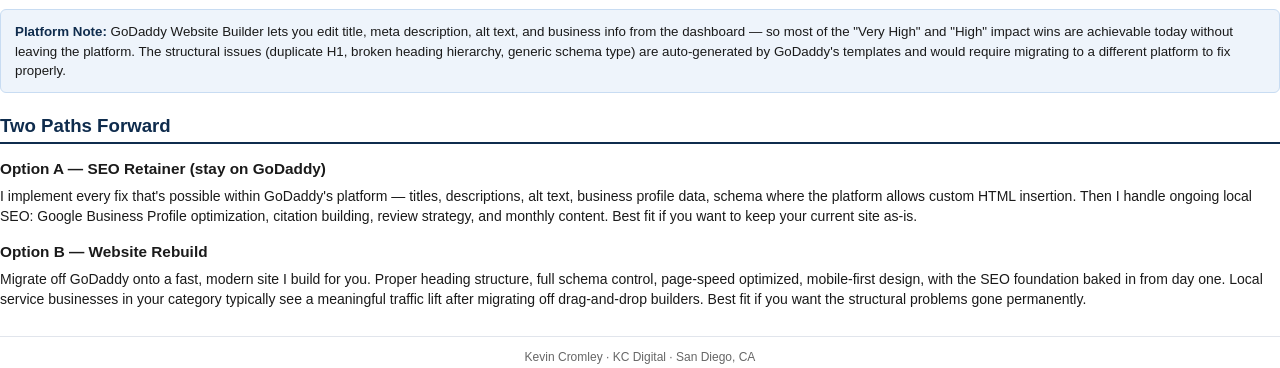
<file: nvjr-seo-audit.html>
<!DOCTYPE html>
<html lang="en">
<head>
<meta charset="UTF-8">
<title>SEO Audit — North Valley Junk Removal</title>
<style>
  @page { size: Letter; margin: 0.6in 0.6in 0.7in 0.6in; }
  * { box-sizing: border-box; }
  html, body { margin: 0; padding: 0; }
  body {
    font-family: -apple-system, "Segoe UI", Helvetica, Arial, sans-serif;
    color: #1a1a1a;
    font-size: 10.5pt;
    line-height: 1.45;
  }
  h1, h2, h3, h4 { color: #0f2c4d; margin: 0 0 8px; line-height: 1.2; }
  h1 { font-size: 22pt; letter-spacing: -0.3px; }
  h2 { font-size: 14pt; margin-top: 22px; padding-bottom: 4px; border-bottom: 2px solid #0f2c4d; }
  h3 { font-size: 11.5pt; margin-top: 16px; color: #1a1a1a; }
  h4 { font-size: 10.5pt; margin-top: 10px; color: #444; }
  p { margin: 6px 0; }
  ul, ol { margin: 6px 0 10px; padding-left: 20px; }
  li { margin: 3px 0; }
  code, pre {
    font-family: "SF Mono", "Menlo", Consolas, monospace;
    font-size: 9pt;
    background: #f4f6fa;
    border-radius: 3px;
  }
  code { padding: 1px 5px; color: #b03a2e; }
  pre { padding: 10px 12px; overflow-x: auto; border: 1px solid #e1e5ec; line-height: 1.4; color: #2c3e50; page-break-inside: avoid; }
  .header {
    border-bottom: 3px solid #0f2c4d;
    padding-bottom: 14px;
    margin-bottom: 18px;
  }
  .header .meta { color: #666; font-size: 9.5pt; margin-top: 4px; }
  .header .meta strong { color: #1a1a1a; }
  .pill { display: inline-block; padding: 1px 9px; border-radius: 10px; font-size: 8.5pt; font-weight: 600; margin-right: 6px; }
  .pill-crit { background: #fdecea; color: #b3261e; }
  .pill-high { background: #fdf0e1; color: #b15c00; }
  .pill-med  { background: #fff7d6; color: #8a6d00; }
  .pill-low  { background: #e6f4ea; color: #1e6c2c; }
  .scorecard { background: #f8f9fb; border: 1px solid #e1e5ec; border-radius: 6px; padding: 14px 16px; margin: 10px 0 18px; }
  .scorecard table { width: 100%; border-collapse: collapse; }
  .scorecard td { padding: 4px 0; font-size: 10pt; }
  .scorecard td:first-child { width: 38%; font-weight: 600; color: #333; }
  .scorecard td:nth-child(2) { width: 12%; font-weight: 700; color: #0f2c4d; }
  .scorecard td:nth-child(3) { width: 50%; }
  .bar { display: inline-block; width: 100%; height: 9px; background: #e1e5ec; border-radius: 4px; overflow: hidden; vertical-align: middle; }
  .bar-fill { display: block; height: 100%; background: linear-gradient(90deg, #2c7be5, #0f2c4d); }
  .overall { font-size: 22pt; font-weight: 700; color: #0f2c4d; margin: 0; }
  .overall small { font-size: 11pt; color: #666; font-weight: 400; }
  table.recs { width: 100%; border-collapse: collapse; margin: 8px 0; font-size: 9.5pt; }
  table.recs th, table.recs td { text-align: left; padding: 7px 9px; border-bottom: 1px solid #e1e5ec; vertical-align: top; }
  table.recs th { background: #f4f6fa; color: #0f2c4d; font-size: 9.5pt; }
  table.recs tr:nth-child(even) td { background: #fbfbfc; }
  .issue { margin: 8px 0; padding: 8px 12px; border-left: 3px solid #ccc; background: #fafbfc; page-break-inside: avoid; }
  .issue.crit { border-left-color: #b3261e; }
  .issue.high { border-left-color: #d97706; }
  .issue.med  { border-left-color: #b8860b; }
  .issue.low  { border-left-color: #1e6c2c; }
  .issue strong { color: #0f2c4d; }
  .callout {
    background: #eef4fb;
    border: 1px solid #c8dcf2;
    border-radius: 6px;
    padding: 12px 14px;
    margin: 14px 0;
    font-size: 10pt;
  }
  .callout strong { color: #0f2c4d; }
  .footer {
    margin-top: 26px;
    padding-top: 12px;
    border-top: 1px solid #e1e5ec;
    color: #666;
    font-size: 9pt;
    text-align: center;
  }
  .page-break { page-break-before: always; }
</style>
<!-- Google tag (gtag.js) -->
<script async src="https://www.googletagmanager.com/gtag/js?id=G-J76WFEWYQ2"></script>
<script>
  window.dataLayer = window.dataLayer || [];
  function gtag(){dataLayer.push(arguments);}
  gtag('js', new Date());

  gtag('config', 'G-J76WFEWYQ2');
</script>
</head>
<body>

<div class="header">
  <h1>SEO Audit Report</h1>
  <div class="meta">
    <strong>Site:</strong> northvalleyjunkremoval.com &nbsp;·&nbsp;
    <strong>Page audited:</strong> Homepage &nbsp;·&nbsp;
    <strong>Date:</strong> May 20, 2026
  </div>
  <div class="meta" style="margin-top: 4px;">
    <strong>Prepared by:</strong> Kevin Cromley — KC Digital, San Diego
  </div>
</div>

<h2>Executive Summary</h2>
<p>
  North Valley Junk Removal has strong trust signals — real reviews, a clear service catalog,
  and a genuinely compelling community-cleanup story. However, the homepage has structural and
  on-page SEO problems that are limiting its ability to rank for high-intent local searches like
  <em>"junk removal North Phoenix"</em>, <em>"hot tub removal Cave Creek"</em>, or
  <em>"appliance removal Anthem AZ"</em>.
</p>
<p>
  Most issues stem from the site being built on GoDaddy's Website Builder, which auto-generates
  structural HTML and limits how much can be controlled. The highest-impact fixes (title tag,
  meta description, image alt text, business schema) <strong>can</strong> be addressed within the platform.
  Several structural problems (duplicate H1, broken heading hierarchy, generic schema type) are platform-imposed.
</p>

<div class="scorecard">
  <p class="overall">Overall: 42<small> / 100</small></p>
  <table>
    <tr><td>On-Page SEO</td><td>35 / 100</td><td><span class="bar"><span class="bar-fill" style="width:35%"></span></span></td></tr>
    <tr><td>Content Quality</td><td>55 / 100</td><td><span class="bar"><span class="bar-fill" style="width:55%"></span></span></td></tr>
    <tr><td>Technical</td><td>40 / 100</td><td><span class="bar"><span class="bar-fill" style="width:40%"></span></span></td></tr>
    <tr><td>Schema Markup</td><td>45 / 100</td><td><span class="bar"><span class="bar-fill" style="width:45%"></span></span></td></tr>
    <tr><td>Images</td><td>35 / 100</td><td><span class="bar"><span class="bar-fill" style="width:35%"></span></span></td></tr>
  </table>
</div>

<h2>Issues Found</h2>

<h3><span class="pill pill-crit">Critical</span></h3>

<div class="issue crit"><strong>1. Two &lt;h1&gt; tags on a single page.</strong>
  Both H1s say "North Valley Junk Removal". Google expects exactly one H1 representing the primary topic of the page. This is a structural problem caused by the GoDaddy template.
</div>

<div class="issue crit"><strong>2. Title tag is brand-only — no keyword, no location.</strong>
  Current: <code>North Valley Junk Removal</code> (25 chars). The title tag is the single strongest on-page ranking signal, and yours contains zero keywords beyond the brand name.
</div>

<div class="issue crit"><strong>3. No canonical tag.</strong>
  The homepage can be reached at <code>/</code> and <code>/home</code> (your og:url points to <code>/home</code>). Without a canonical, Google has to guess which to index, which can split signals.
</div>

<div class="issue crit"><strong>4. Heading hierarchy skips levels.</strong>
  Page goes H1 → H2 (Reviews) → H4 (Our Story, Our Commitment, etc.). No H3 tier exists. Skipping H3 weakens semantic structure for both Google and screen readers.
</div>

<div class="issue crit"><strong>5. Schema NAP is unusable.</strong>
  Your LocalBusiness schema has <code>streetAddress: "Cave Crk"</code> (abbreviated, typo'd), no city, no state, no postal code, and <strong>no phone number</strong>. This is the data Google uses to place you in the local map pack — currently, none of it is usable.
</div>

<h3><span class="pill pill-high">High Priority</span></h3>

<div class="issue high"><strong>6. 8 of 11 images have no alt text.</strong>
  Worse, the alt text that <em>does</em> exist on your logo says "North Valley <strong>Custom Hauling</strong>" — wrong business name entirely.
</div>

<div class="issue high"><strong>7. Meta description is weak and missing key info.</strong>
  Current description lists services but omits your phone number, service area, and any value proposition. This is the snippet potential customers see in Google before clicking.
</div>

<div class="issue high"><strong>8. No phone number in schema markup.</strong>
  For a service business where calls/texts are the primary conversion path, omitting <code>telephone</code> from schema is a significant local-SEO miss.
</div>

<div class="issue high"><strong>9. Zero geographic targeting in metadata.</strong>
  Title, meta description, H1, URL, and most body content contain no location signals. "North Phoenix" and "Desert Hills" appear once each in body copy. For a service-area business, this is the largest single missed opportunity.
</div>

<div class="issue high"><strong>10. Schema type is too generic.</strong>
  Currently uses <code>LocalBusiness</code>. Should be the more specific <code>JunkRemovalService</code> or at minimum <code>HomeAndConstructionBusiness</code>. Also missing: <code>priceRange</code>, <code>areaServed</code>, <code>email</code>, <code>sameAs</code> (Instagram), and a service catalog.
</div>

<div class="issue high"><strong>11. Open Graph image is missing description.</strong>
  When someone shares your link on Facebook, LinkedIn, or via SMS, the preview will show the brand name as the description because <code>og:description</code> is not set.
</div>

<h3><span class="pill pill-med">Medium Priority</span></h3>

<div class="issue med"><strong>12. Twitter card description is just the brand name.</strong>
  <code>twitter:description="North Valley Junk Removal"</code> — wasted opportunity for a value-rich snippet.
</div>

<div class="issue med"><strong>13. Schema @id is an invalid URL.</strong>
  Currently <code>http://430a2e70.0836.48c9.938a.20bc73abcb7e.com</code>, which is an internal GoDaddy identifier, not a valid web address. Should reference your canonical homepage with a fragment, like <code>https://northvalleyjunkremoval.com/#business</code>.
</div>

<div class="issue med"><strong>14. og:image and schema image use http://</strong>
  Your site is HTTPS but image URLs in metadata use HTTP. Mixed-protocol references can trigger browser warnings on some platforms.
</div>

<div class="issue med"><strong>15. Limited E-E-A-T signals.</strong>
  No owner/team bio with names, no licensing/insurance proof, no certifications, no "About the owner" section. Trust signals are weak for an in-home service business.
</div>

<div class="issue med"><strong>16. Service subpages may not have homepage-level internal links.</strong>
  Services (Appliance Removal, Hot Tub Disposal, etc.) appear in the menu but may not be linked from the homepage body content with descriptive anchor text.
</div>

<h3><span class="pill pill-low">Low Priority</span></h3>

<div class="issue low"><strong>17. Page weight (176 KB HTML) is reasonable.</strong> No action needed.
</div>

<div class="issue low"><strong>18. Duplicate logo rendered in markup</strong> (mobile + desktop swap pattern). Minor DOM bloat, common on GoDaddy. Not actionable without leaving the platform.
</div>

<div class="issue low"><strong>19. Only one substantive external link</strong> (Instagram). Linking to authoritative sources (Maricopa County waste disposal regs, recycling partners) would strengthen E-E-A-T.
</div>

<div class="page-break"></div>

<h2>Top Recommendations (by Impact)</h2>

<table class="recs">
  <thead>
    <tr><th style="width:28px;">#</th><th>Action</th><th style="width:120px;">Impact</th></tr>
  </thead>
  <tbody>
    <tr><td>1</td><td><strong>Rewrite title tag</strong> →<br><code>Junk Removal North Phoenix | Anthem &amp; Cave Creek | North Valley</code></td><td><strong>Very High</strong></td></tr>
    <tr><td>2</td><td><strong>Rewrite meta description</strong> with value prop, service area, and phone number. Target 150–160 chars.</td><td><strong>Very High</strong> (CTR)</td></tr>
    <tr><td>3</td><td><strong>Collapse to one H1</strong>: <code>Junk Removal Serving North Phoenix, Anthem &amp; Cave Creek</code></td><td>High</td></tr>
    <tr><td>4</td><td><strong>Add canonical tag</strong>: <code>&lt;link rel="canonical" href="https://northvalleyjunkremoval.com/" /&gt;</code></td><td>High</td></tr>
    <tr><td>5</td><td><strong>Fix logo alt text</strong> (currently "Custom Hauling") and add descriptive alts to the 8 unaltered images.</td><td>High</td></tr>
    <tr><td>6</td><td><strong>Replace schema</strong> with a proper <code>JunkRemovalService</code> block — full address, phone, priceRange, areaServed, sameAs, service catalog (see next page).</td><td>High</td></tr>
    <tr><td>7</td><td><strong>Insert an H3 tier</strong> so headings flow H1 → H2 → H3 → H4 instead of skipping H3.</td><td>Medium</td></tr>
    <tr><td>8</td><td><strong>Add explicit service-area list</strong> to body copy: Anthem, Cave Creek, Desert Hills, New River, North Phoenix, Scottsdale.</td><td>Medium</td></tr>
    <tr><td>9</td><td><strong>Add E-E-A-T block</strong>: owner photo + name, "Licensed &amp; insured", years in business, ROC# if applicable.</td><td>Medium</td></tr>
    <tr><td>10</td><td><strong>Switch og:image / schema image to HTTPS</strong> and add <code>og:description</code>.</td><td>Low</td></tr>
  </tbody>
</table>

<h2>Recommended Schema Markup</h2>

<p>Replace the existing JSON-LD on your homepage with the following. Fields in brackets need filled in:</p>

<pre>&lt;script type="application/ld+json"&gt;
{
  "@context": "https://schema.org",
  "@type": "JunkRemovalService",
  "@id": "https://northvalleyjunkremoval.com/#business",
  "name": "North Valley Junk Removal",
  "url": "https://northvalleyjunkremoval.com/",
  "image": "https://img1.wsimg.com/isteam/ip/430a2e70-0836-48c9-938a-20bc73abcb7e/69A8EC88-359E-4B03-B02F-B42B22046DC2.jpeg",
  "telephone": "+1-623-469-5623",
  "email": "info@northvalleyjunkremoval.com",
  "priceRange": "$$",
  "foundingDate": "2016",
  "address": {
    "@type": "PostalAddress",
    "streetAddress": "[Street address]",
    "addressLocality": "Desert Hills",
    "addressRegion": "AZ",
    "postalCode": "[ZIP]",
    "addressCountry": "US"
  },
  "geo": {
    "@type": "GeoCoordinates",
    "latitude": 33.79959895836642,
    "longitude": -111.972329333504
  },
  "areaServed": [
    {"@type": "City", "name": "Phoenix"},
    {"@type": "City", "name": "Anthem"},
    {"@type": "City", "name": "Cave Creek"},
    {"@type": "City", "name": "New River"},
    {"@type": "City", "name": "Desert Hills"},
    {"@type": "City", "name": "Scottsdale"}
  ],
  "openingHoursSpecification": [{
    "@type": "OpeningHoursSpecification",
    "dayOfWeek": ["Monday","Tuesday","Wednesday","Thursday","Friday","Saturday","Sunday"],
    "opens": "09:00",
    "closes": "17:00"
  }],
  "sameAs": ["https://www.instagram.com/northvalley_junk_removal"],
  "hasOfferCatalog": {
    "@type": "OfferCatalog",
    "name": "Junk Removal Services",
    "itemListElement": [
      {"@type": "Offer", "itemOffered": {"@type": "Service", "name": "Appliance Removal"}},
      {"@type": "Offer", "itemOffered": {"@type": "Service", "name": "Hot Tub &amp; Spa Disposal"}},
      {"@type": "Offer", "itemOffered": {"@type": "Service", "name": "Shed Removal"}},
      {"@type": "Offer", "itemOffered": {"@type": "Service", "name": "Playset Removal"}},
      {"@type": "Offer", "itemOffered": {"@type": "Service", "name": "Furniture Disposal"}},
      {"@type": "Offer", "itemOffered": {"@type": "Service", "name": "Flooring &amp; Tile Demo"}},
      {"@type": "Offer", "itemOffered": {"@type": "Service", "name": "Trash Outs &amp; Estate Cleanouts"}}
    ]
  }
}
&lt;/script&gt;</pre>

<div class="callout">
  <strong>Platform Note:</strong> GoDaddy Website Builder lets you edit title, meta description, alt text, and business info from the dashboard — so most of the "Very High" and "High" impact wins are achievable today without leaving the platform. The structural issues (duplicate H1, broken heading hierarchy, generic schema type) are auto-generated by GoDaddy's templates and would require migrating to a different platform to fix properly.
</div>

<h2>Two Paths Forward</h2>

<h3>Option A — SEO Retainer (stay on GoDaddy)</h3>
<p>
  I implement every fix that's possible within GoDaddy's platform — titles, descriptions, alt text,
  business profile data, schema where the platform allows custom HTML insertion. Then I handle
  ongoing local SEO: Google Business Profile optimization, citation building, review strategy,
  and monthly content. Best fit if you want to keep your current site as-is.
</p>

<h3>Option B — Website Rebuild</h3>
<p>
  Migrate off GoDaddy onto a fast, modern site I build for you. Proper heading structure, full
  schema control, page-speed optimized, mobile-first design, with the SEO foundation baked in
  from day one. Local service businesses in your category typically see a meaningful traffic
  lift after migrating off drag-and-drop builders. Best fit if you want the structural problems
  gone permanently.
</p>

<div class="footer">
  Kevin Cromley · KC Digital · San Diego, CA<br>
  kevin@kcdigital.pro · (619) 944-8759
</div>

</body>
</html>
</file>
<file: assets/home-base.css>
/* ═══════════════════════════════════════════════════
     KEVIN CROMLEY — PORTFOLIO 2026 · work-led rebuild
     ink black · emerald · cream
     ═══════════════════════════════════════════════════ */
  :root{
    --ink:#050807; --coal:#0b100e; --panel:#0e1512;
    --emerald:#12e087; --emerald-deep:#0c6b44;
    --cream:#f2eddf; --cream-60:rgba(242,237,223,.6); --cream-30:rgba(242,237,223,.3);
    --line:rgba(242,237,223,.12); --line-em:rgba(18,224,135,.16);
    --display:"Anton","Arial Narrow",sans-serif;
    --body:"Archivo","Helvetica Neue",sans-serif;
    --mono:"IBM Plex Mono","SF Mono",monospace;
  }
  *{margin:0;padding:0;box-sizing:border-box}
  html{background:var(--ink);scroll-behavior:smooth}
  body{background:var(--ink);color:var(--cream);font-family:var(--body);font-size:16px;line-height:1.6;overflow-x:hidden;-webkit-font-smoothing:antialiased}
  .mono{font-family:var(--mono)}
  a{color:inherit;text-decoration:none}
  img{display:block;max-width:100%}
  ::selection{background:var(--emerald);color:var(--ink)}
  :focus-visible{outline:2px solid var(--emerald);outline-offset:3px}

  /* ── Header ── */
  .site-head{position:fixed;top:0;left:0;right:0;z-index:50;display:flex;justify-content:space-between;align-items:center;padding:22px clamp(20px,4vw,56px);mix-blend-mode:difference}
  .head-mark{display:inline-flex;align-items:center;gap:9px;font-size:13px;letter-spacing:.2em;color:var(--cream)}
  .head-mark img{display:block;height:24px;width:24px;border-radius:6px}
  .head-nav{display:flex;gap:clamp(16px,3vw,40px)}
  .head-nav a{font-size:11px;letter-spacing:.22em;color:var(--cream);position:relative;padding-bottom:2px}
  .head-nav a::after{content:"";position:absolute;left:0;bottom:0;width:100%;height:1px;background:var(--cream);transform:scaleX(0);transform-origin:right;transition:transform .35s cubic-bezier(.65,0,.35,1)}
  .head-nav a:hover::after{transform:scaleX(1);transform-origin:left}

  /* ── Hero (typographic, work ribbon) ── */
  .hero{position:relative;min-height:100svh;display:flex;flex-direction:column;justify-content:center;padding:clamp(120px,20vh,200px) clamp(20px,4vw,56px) 0;overflow:hidden}
  .hero-glow{position:absolute;inset:0;pointer-events:none;background:radial-gradient(ellipse 60% 50% at 15% 30%,rgba(18,224,135,.12),transparent 60%),radial-gradient(ellipse 50% 40% at 90% 10%,rgba(18,224,135,.06),transparent 60%)}
  .hero-inner{position:relative;max-width:1400px;margin:0 auto;width:100%;flex:1;display:flex;flex-direction:column;justify-content:center}
  .hero-eyebrow{font-size:11px;letter-spacing:.32em;color:var(--emerald);margin-bottom:clamp(14px,3vh,26px)}
  .hero-name{font-family:var(--display);font-weight:400;line-height:.86;font-size:clamp(58px,13vw,200px);text-transform:uppercase}
  .name-line{display:block;overflow:hidden}
  .name-line span{display:inline-block;transform:translateY(105%);transition:transform .9s cubic-bezier(.16,1,.3,1)}
  .name-line.accent span{color:var(--emerald)}
  .ready .name-line span{transform:translateY(0)}
  .ready .name-line.accent span{transition-delay:.08s}
  .hero-sub{margin-top:clamp(20px,4vh,36px);font-size:clamp(15px,1.7vw,21px);color:var(--cream-60);max-width:30em}
  .hero-actions{display:flex;gap:16px;flex-wrap:wrap;margin-top:clamp(26px,4vh,40px)}
  .scroll-cue{position:absolute;bottom:150px;right:clamp(20px,4vw,56px);display:flex;flex-direction:column;align-items:center;gap:10px;font-size:10px;letter-spacing:.3em;color:var(--cream-30)}
  .cue-line{width:1px;height:44px;background:linear-gradient(to bottom,var(--emerald),transparent);animation:cueDrop 2s cubic-bezier(.65,0,.35,1) infinite}
  @keyframes cueDrop{0%{transform:scaleY(0);transform-origin:top}45%{transform:scaleY(1);transform-origin:top}55%{transform:scaleY(1);transform-origin:bottom}100%{transform:scaleY(0);transform-origin:bottom}}

  /* work ribbon marquee at base of hero */
  .ribbon{position:relative;margin-top:clamp(40px,7vh,80px);border-top:1px solid var(--line-em);border-bottom:1px solid var(--line-em);padding:22px 0;overflow:hidden;-webkit-mask-image:linear-gradient(to right,transparent,#000 8%,#000 92%,transparent);mask-image:linear-gradient(to right,transparent,#000 8%,#000 92%,transparent)}
  .ribbon-track{display:flex;gap:20px;width:max-content;animation:slide 42s linear infinite}
  .hero:hover .ribbon-track{animation-play-state:paused}
  .ribbon-item{position:relative;width:clamp(220px,26vw,340px);aspect-ratio:16/10;overflow:hidden;border:1px solid var(--line);flex:0 0 auto;background:var(--coal)}
  .ribbon-item img{width:100%;height:100%;object-fit:cover;opacity:.62;filter:saturate(.85);transition:opacity .4s,filter .4s,transform .6s cubic-bezier(.22,1,.36,1)}
  .ribbon-item:hover img{opacity:1;filter:none;transform:scale(1.04)}
  .ribbon-item span{position:absolute;left:12px;bottom:10px;font-family:var(--mono);font-size:10px;letter-spacing:.2em;color:var(--cream);text-shadow:0 1px 6px rgba(0,0,0,.8)}
  @keyframes slide{to{transform:translateX(-50%)}}

  /* ── Buttons ── */
  .btn{font-family:var(--mono);font-size:12px;letter-spacing:.18em;text-transform:uppercase;padding:16px 34px;border:1px solid var(--emerald);display:inline-block;transition:transform .35s cubic-bezier(.22,1,.36,1),background .35s,color .35s,box-shadow .35s}
  .btn-solid{background:var(--emerald);color:var(--ink)}
  .btn-solid:hover{transform:translateY(-4px);box-shadow:0 14px 40px rgba(18,224,135,.35)}
  .btn-ghost{color:var(--cream);border-color:rgba(242,237,223,.3)}
  .btn-ghost:hover{transform:translateY(-4px);border-color:var(--emerald);color:var(--emerald)}

  /* ── Section head ── */
  .section-eyebrow{font-size:11px;letter-spacing:.32em;color:var(--emerald)}
  .wrap{max-width:1400px;margin:0 auto;padding:clamp(80px,13vh,150px) clamp(20px,4vw,56px)}

  /* ── Selected work (the centerpiece) ── */
  .work-head{display:flex;align-items:flex-end;justify-content:space-between;flex-wrap:wrap;gap:20px;margin-bottom:clamp(40px,7vh,72px)}
  .work-heading{font-family:var(--display);font-weight:400;font-size:clamp(48px,8vw,128px);line-height:.9;text-transform:uppercase;margin-top:14px}
  .work-heading .accent{color:var(--emerald)}
  .work-lead{max-width:26em;color:var(--cream-60);font-size:clamp(14px,1.4vw,17px)}
  .work-grid{display:grid;grid-template-columns:repeat(2,1fr);gap:clamp(18px,2.4vw,32px)}
  .pcard{position:relative;display:block;background:var(--panel);border:1px solid var(--line);overflow:hidden;transition:transform .5s cubic-bezier(.22,1,.36,1),border-color .5s}
  .pcard:hover{transform:translateY(-8px);border-color:rgba(18,224,135,.45)}
  .pcard-media{position:relative;aspect-ratio:16/10;overflow:hidden;background:var(--coal)}
  .pcard-media img{width:100%;height:100%;object-fit:cover;object-position:top;opacity:.9;transition:transform .7s cubic-bezier(.22,1,.36,1),opacity .5s}
  .pcard:hover .pcard-media img{transform:scale(1.05);opacity:1}
  .pcard-media::after{content:"";position:absolute;inset:0;background:linear-gradient(to top,rgba(5,8,7,.55),transparent 55%)}
  .pcard-body{padding:clamp(22px,2.4vw,34px)}
  .pcard-idx{font-family:var(--mono);font-size:11px;letter-spacing:.26em;color:var(--emerald)}
  .pcard-title{font-family:var(--display);font-weight:400;font-size:clamp(28px,3vw,46px);text-transform:uppercase;line-height:1;margin:12px 0 12px}
  .pcard-pitch{color:var(--cream-60);font-size:15px;max-width:32em}
  .pcard-url{display:inline-flex;align-items:center;gap:8px;margin-top:20px;font-family:var(--mono);font-size:11px;letter-spacing:.14em;color:var(--cream-60);transition:color .3s}
  .pcard-arrow{display:inline-block;transition:transform .35s cubic-bezier(.22,1,.36,1)}
  .pcard:hover .pcard-url{color:var(--emerald)}
  .pcard:hover .pcard-arrow{transform:translateX(6px)}
  .pcard.wide{grid-column:1 / -1}
  .pcard.wide{display:grid;grid-template-columns:1.2fr 1fr}
  .pcard.wide .pcard-media{aspect-ratio:auto;height:100%;min-height:280px}
  .pcard.wide .pcard-body{display:flex;flex-direction:column;justify-content:center}

  /* index rows for remaining work */
  .work-index{margin-top:clamp(40px,7vh,72px)}
  .index-label{font-family:var(--mono);font-size:11px;letter-spacing:.32em;color:var(--cream-30);margin-bottom:18px}
  .index-row{display:grid;grid-template-columns:64px 1.1fr 1.6fr auto;align-items:baseline;gap:clamp(12px,2vw,32px);padding:22px 10px;border-top:1px solid var(--line);transition:background .35s,padding-left .45s cubic-bezier(.22,1,.36,1)}
  .index-row:last-child{border-bottom:1px solid var(--line)}
  .row-idx{font-family:var(--mono);font-size:11px;letter-spacing:.26em;color:var(--emerald)}
  .row-title{font-family:var(--display);font-weight:400;font-size:clamp(20px,2.2vw,34px);text-transform:uppercase;line-height:1;color:var(--cream);transition:color .3s}
  .row-note{font-size:14px;color:var(--cream-60)}
  .row-url{display:inline-flex;align-items:center;gap:8px;font-family:var(--mono);font-size:11px;letter-spacing:.14em;color:var(--cream-30);justify-self:end;transition:color .3s}
  .index-row:hover{background:rgba(18,224,135,.06);padding-left:22px}
  .index-row:hover .row-title,.index-row:hover .row-url{color:var(--emerald)}
  .index-row:hover .pcard-arrow{transform:translateX(6px)}

  /* ── Services / pillars (static, no video) ── */
  .services{background:var(--coal);border-top:1px solid var(--line-em)}
  .pillars-grid{display:grid;grid-template-columns:repeat(3,1fr);gap:clamp(20px,2.6vw,40px);margin-top:clamp(36px,6vh,64px)}
  .pillar{border-top:2px solid var(--emerald);padding-top:24px}
  .pillar-idx{font-family:var(--mono);font-size:13px;letter-spacing:.3em;color:var(--emerald);display:block;margin-bottom:16px}
  .pillar-title{font-family:var(--display);font-weight:400;font-size:clamp(30px,3.4vw,52px);line-height:.95;text-transform:uppercase;color:var(--cream)}
  .pillar-body{margin-top:16px;color:var(--cream-60);font-size:15px}

  /* ── Credentials ── */
  .creds{background:var(--ink);border-top:1px solid var(--line-em)}
  .creds-grid{margin-top:28px;display:grid;grid-template-columns:repeat(2,1fr);gap:clamp(20px,3vw,48px)}
  .cred{border-left:1px solid rgba(18,224,135,.3);padding-left:clamp(16px,1.8vw,28px)}
  .cred-idx{font-family:var(--mono);font-size:11px;letter-spacing:.26em;color:var(--emerald)}
  .cred-title{font-family:var(--display);font-weight:400;font-size:clamp(22px,2.4vw,38px);text-transform:uppercase;line-height:1.02;margin:10px 0 8px;color:var(--cream)}
  .cred-issuer{font-family:var(--mono);font-size:10px;letter-spacing:.26em;color:var(--cream-60)}
  .cred-img{margin-top:18px;border:1px solid var(--line);overflow:hidden}
  .cred-img img{width:100%;height:auto;opacity:.82;filter:saturate(.85);transition:opacity .4s,filter .4s,transform .6s cubic-bezier(.22,1,.36,1)}
  .cred:hover .cred-img img{opacity:1;filter:none;transform:scale(1.02)}

  /* ── Finale ── */
  .finale{position:relative;min-height:90vh;min-height:90svh;display:flex;flex-direction:column;align-items:center;justify-content:center;text-align:center;padding:clamp(90px,14vh,160px) clamp(20px,4vw,56px) 0;background:radial-gradient(ellipse 70% 50% at 50% 110%,rgba(18,224,135,.12),transparent 70%),var(--ink)}
  .finale-name{font-family:var(--display);font-weight:400;line-height:.88;font-size:clamp(58px,13.5vw,210px);text-transform:uppercase;display:flex;flex-direction:column;align-items:center}
  .finale-name .accent{color:var(--emerald)}
  .finale .section-eyebrow{margin-bottom:clamp(16px,3vh,30px)}
  .finale-actions{display:flex;gap:18px;flex-wrap:wrap;justify-content:center;margin-top:clamp(36px,6vh,64px)}
  .site-foot{width:100%;max-width:1400px;margin-top:auto;padding:clamp(48px,9vh,90px) 0 30px;display:flex;gap:clamp(18px,3vw,44px);justify-content:center;flex-wrap:wrap;font-family:var(--mono);font-size:11px;letter-spacing:.22em;color:var(--cream-30)}
  .site-foot a{color:var(--cream-60);transition:color .3s}
  .site-foot a:hover{color:var(--emerald)}

  /* ── WhatsApp ── */
  .wa-fab{position:fixed;right:26px;bottom:26px;width:58px;height:58px;border-radius:50%;background:#25d366;display:flex;align-items:center;justify-content:center;z-index:85;box-shadow:0 10px 30px rgba(37,211,102,.35);transition:box-shadow .3s,transform .3s}
  .wa-fab:hover{box-shadow:0 14px 40px rgba(37,211,102,.55);transform:translateY(-3px)}
  .wa-fab svg{width:30px;height:30px;fill:var(--ink)}

  /* ── grain ── */
  @media(max-width:900px){
    .stats-grid{grid-template-columns:repeat(2,1fr)}
    .work-grid{grid-template-columns:1fr}
    .pcard.wide{grid-template-columns:1fr}
    .pcard.wide .pcard-media{min-height:200px}
    .pillars-grid{grid-template-columns:1fr}
    .index-row{grid-template-columns:46px 1fr auto}
    .row-note{display:none}
    .creds-grid{grid-template-columns:1fr}
    .scroll-cue{display:none}
  }
  @media(max-width:560px){.head-nav a:not(:last-child){display:none}}
  @media(prefers-reduced-motion:reduce){.grain,.cue-line,.ribbon-track{animation:none}.name-line span{transform:none}.reveal{opacity:1;transform:none}}
</file>
<file: assets/refinements.css>
/* Work-led refinements: readable without JavaScript, quiet by default. */
:root{--cream-60:#c6c9c1;--cream-30:#a5aea7}
html{scroll-behavior:auto;scroll-padding-top:100px}
.site-head{mix-blend-mode:normal;background:rgba(5,8,7,.96);border-bottom:1px solid var(--line);padding-block:18px}
.head-nav a{font-size:12px;letter-spacing:.08em;padding:12px 0}
.hero{min-height:0;padding-top:150px}
.hero-name{font-size:clamp(48px,7.5vw,116px);line-height:1.03}
.name-line span{transform:none;transition:none}
.hero-eyebrow{font-size:14px;letter-spacing:.1em;text-transform:none}
.hero-sub{font-size:clamp(18px,2vw,23px);max-width:37em}
.hero-actions{margin-top:28px}
.ribbon{margin-top:64px;mask-image:none;-webkit-mask-image:none;padding:20px 0}
.ribbon-track{animation:none;width:100%;display:grid;grid-template-columns:repeat(6,minmax(0,1fr));gap:16px}
.ribbon-item{width:auto;min-width:0}
.ribbon-item img,.pcard-media img,.cred-img img{opacity:1;filter:none}
.ribbon-item span{background:#050807e6;left:0;bottom:0;padding:6px 9px;font-size:10px;letter-spacing:.04em}
.reveal{opacity:1;transform:none;transition:none}
.scroll-cue{display:none}
.proof{display:grid;grid-template-columns:1fr 1fr;gap:clamp(32px,6vw,96px);border-bottom:1px solid var(--line)}
.proof h2{font-family:var(--display);font-size:clamp(36px,4vw,62px);font-weight:400;line-height:1.1;margin:16px 0}
.proof p{color:var(--cream-60);max-width:38em}
.proof blockquote{font-size:clamp(20px,2.2vw,30px);line-height:1.5;margin-top:32px}
.proof .proof-source{margin-top:18px;font-size:15px;color:var(--emerald)}
.proof-context{font-size:14px;margin-top:24px}
.text-link,.project-links a{display:inline-block;color:var(--emerald);text-decoration:underline;text-underline-offset:5px;padding:12px 0}
.text-link{margin-top:16px}
.meet-kevin {
  display: grid;
  grid-template-columns: minmax(0, 22rem) minmax(0, 36rem);
  align-items: center;
  justify-content: center;
  gap: clamp(32px, 6vw, 88px);
}
.meet-kevin-portrait {
  width: 100%;
  height: auto;
}
.meet-kevin h2 {
  font: 400 clamp(40px, 5vw, 76px)/1.05 var(--display);
}
.meet-kevin p {
  margin-top: 1em;
  font-size: clamp(17px, 1.4vw, 20px);
  color: var(--cream-60);
}
@media (max-width: 700px) {
  .meet-kevin { grid-template-columns: minmax(0, 36rem); }
  .meet-kevin-portrait { max-width: 22rem; }
}
@media (max-width: 380px) {
  body:has(.meet-kevin) .unified-header .unified-nav { gap: 14px; }
}
.project-links{display:flex;gap:24px;flex-wrap:wrap;margin-top:18px;font-size:14px}
.pcard{cursor:default}
.pcard:hover{transform:none}
.pcard:hover img{transform:none}
.finale{min-height:0;padding-top:90px}
.finale-name{font-size:clamp(54px,8vw,120px);line-height:1.05}
.direct-email{margin-top:28px;color:var(--cream-60)}
.direct-email a{text-decoration:underline;text-underline-offset:4px}
.site-foot{margin-top:44px;padding-top:36px;letter-spacing:.08em}
.btn:hover{transform:none;box-shadow:none}
@media(max-width:600px){
 .site-head{padding:12px 20px;gap:12px;flex-wrap:wrap}
 .head-mark{font-size:11px;letter-spacing:.08em}
 .head-nav{gap:18px}
 .head-nav a{font-size:12px;letter-spacing:0}
 .head-nav a:not(:last-child){display:inline-block}
 .head-nav a:nth-child(2),.head-nav a:nth-child(3){display:none}
 .hero{padding-top:116px}
 .ribbon-track{display:flex;overflow-x:auto;scroll-snap-type:x proximity;padding-bottom:8px}
 .ribbon-item{width:240px;scroll-snap-align:start}
 .proof{grid-template-columns:1fr;gap:16px}
 .proof blockquote{margin-top:0}
 .btn{padding:15px 22px;letter-spacing:.08em}
 .direct-email{font-size:15px}
}
@media(prefers-reduced-motion:reduce){*,*::before,*::after{animation:none!important;transition:none!important;scroll-behavior:auto!important}}
</file>
<file: assets/navigation.css>
/* One navigation treatment for the homepage and enquiry page. */
.unified-header{position:fixed;inset:0 0 auto;z-index:100;display:flex;justify-content:space-between;align-items:center;gap:16px;padding:18px clamp(20px,4vw,56px);background:rgba(5,8,7,.96);border-bottom:1px solid rgba(242,237,223,.12)}
.unified-header .unified-logo{display:inline-flex;align-items:center;gap:9px;font-family:'IBM Plex Mono',monospace;font-size:13px;letter-spacing:.2em;color:#f2eddf;text-decoration:none;white-space:nowrap}
.unified-logo img{width:24px;height:24px;border-radius:6px}
.unified-header .unified-nav{position:static;display:flex;gap:clamp(16px,3vw,40px);background:transparent!important;border:0;box-shadow:none}
.unified-header .unified-nav a{font-family:'IBM Plex Mono',monospace;font-size:12px;line-height:1.6;letter-spacing:.08em;color:#f2eddf;padding:12px 0;text-decoration:none}
.unified-header .unified-nav a:hover,.unified-header .unified-nav a[aria-current]{text-decoration:underline;text-underline-offset:6px;text-decoration-color:#12e087}
.unified-header a:focus-visible{outline:2px solid #12e087;outline-offset:4px}
.contact-language{margin:0 auto 24px;width:max-content}
.brand-page:has(.unified-header){padding-top:80px}
@media(max-width:600px){
 .unified-header{padding:12px 20px;gap:12px}
 .unified-header .unified-logo{font-size:11px;letter-spacing:.08em}
 .unified-header .unified-nav{gap:18px}
 .unified-header .unified-nav a{letter-spacing:0}
 .unified-nav a:nth-child(2),.unified-nav a:nth-child(3){display:none}
 .brand-page:has(.unified-header){padding-top:68px}
}

/* Shared footer, including pages that use the legacy content stylesheet. */
.site-foot{display:flex;align-items:center;justify-content:center;flex-wrap:wrap;gap:clamp(18px,3vw,44px);font-family:'IBM Plex Mono',monospace;font-size:11px;line-height:1.6;letter-spacing:.08em;color:#a5aea7}
.site-foot a{font-family:inherit;color:#c6c9c1;text-decoration:none;transition:color .2s}
.site-foot a:hover{color:#12e087}
.site-foot a:focus-visible{outline:2px solid #12e087;outline-offset:4px}
.brand-page>.site-foot{width:100%;max-width:none;margin:0;padding:36px clamp(20px,4vw,56px);background:#050807;border-top:1px solid #26352b}
.brand-page .unified-header .unified-nav a:hover{background:transparent!important}
.brand-page .page-language{display:flex;width:max-content;margin:24px clamp(20px,4vw,56px) 0 auto;background:transparent;border:1px solid #304c3b;border-radius:4px}
.brand-page .page-language .lang-btn{padding:10px 12px;font-family:'IBM Plex Mono',monospace;font-size:12px}
@media(max-width:600px){
 .unified-header{flex-wrap:wrap;justify-content:center;gap:2px 16px}
 .unified-header .unified-nav{justify-content:center;gap:24px}
 .unified-header .unified-nav a:nth-child(n){display:inline-block}
 .brand-page:has(.unified-header){padding-top:100px}
 .brand-page>.site-foot{gap:18px 24px}
}
</file>
<file: assets/contact.css>
.contact-page{min-height:100svh;display:flex;flex-direction:column}
.contact-page .contact-main{width:100%;max-width:1400px;margin:0 auto;padding:160px clamp(20px,4vw,56px) 80px;display:grid;grid-template-columns:1fr 1fr;gap:clamp(40px,7vw,110px);flex:1}
.contact-intro h1{font-family:var(--display);font-size:clamp(56px,6.2vw,96px);line-height:1.04;font-weight:400;text-transform:uppercase;margin:24px 0}
.contact-intro h1 span{color:var(--emerald)}
.contact-lead{color:var(--cream-60);font-size:20px;max-width:28em;margin-bottom:32px}
.contact-email{display:block;font-size:clamp(18px,2vw,26px);text-decoration:underline;text-underline-offset:6px;overflow-wrap:anywhere}
.contact-phone{display:block;color:var(--cream-60);margin:14px 0 28px}
.enquiry{border-top:1px solid var(--line);padding-top:24px}
.enquiry-heading{display:flex;justify-content:space-between;align-items:center;gap:16px;margin-bottom:28px}
.enquiry-heading h2{font-family:var(--display);font-size:32px;font-weight:400}
.lang-switcher{display:flex;gap:4px}
.lang-btn{font-family:var(--mono);color:var(--cream-60);background:transparent;border:1px solid var(--line);padding:9px 12px;cursor:pointer}
.lang-btn[aria-pressed="true"]{color:var(--ink);background:var(--emerald);border-color:var(--emerald)}
.enquiry form{display:grid;gap:20px}
.enquiry label{display:block;color:var(--cream-60);font-size:14px;margin-bottom:8px}
.enquiry input,.enquiry select,.enquiry textarea{display:block;width:100%;padding:13px 15px;border:1px solid #53665a;border-radius:0;color:var(--cream);background:var(--panel);font:inherit;font-size:16px;color-scheme:dark}
.enquiry input::placeholder,.enquiry textarea::placeholder{color:#a5aea7}
.enquiry textarea{resize:vertical;min-height:130px}
.enquiry button[type="submit"]{background:var(--emerald);color:var(--ink);font-family:var(--mono);font-size:13px;letter-spacing:.08em;padding:17px 24px;border:1px solid var(--emerald);cursor:pointer}
.enquiry button[type="submit"]:hover{background:var(--cream);border-color:var(--cream)}
.contact-page>.site-foot{max-width:none;margin:0;padding:32px clamp(20px,4vw,56px);border-top:1px solid var(--line)}
@media(max-width:760px){.contact-page .contact-main{grid-template-columns:1fr;padding-top:116px;gap:48px}.contact-intro h1{font-size:clamp(52px,11vw,76px)}.contact-lead{font-size:18px}.enquiry-heading h2{font-size:28px}}
.brand-page.contact-page:has(.unified-header){padding-top:0}
</file>
